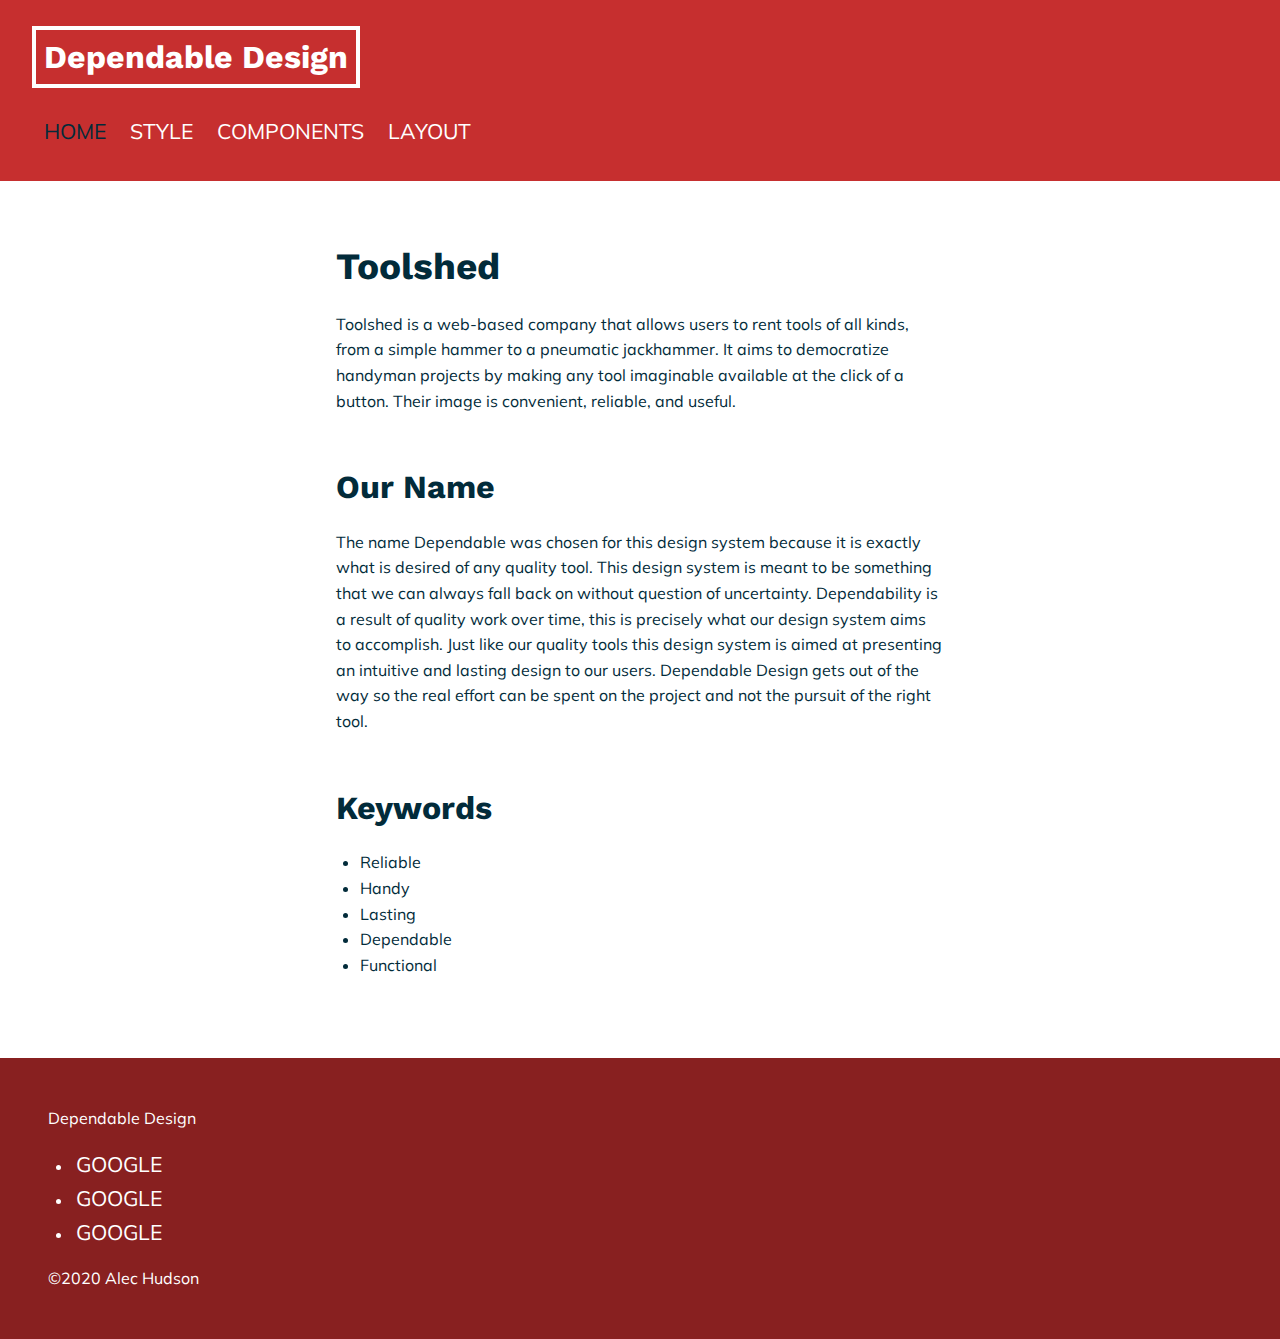
<file: index.html>
<!DOCTYPE html>
<html lang="en">
<head>
    <meta charset="UTF-8">
    <meta name="viewport" content="width=device-width, initial-scale=1.0">
    <meta http-equiv="X-UA-Compatible" content="ie=edge">

    <link href="https://fonts.googleapis.com/css?family=Muli|Work+Sans:700&display=swap" rel="stylesheet"> 

    <link href="style.css" rel="stylesheet">

    <title>Home | Dependable Design</title>
</head>
<body>
    
    <header>
        <a href="index.html" class="logo">Dependable Design</a>
        <nav>
            <ul>
                <li><a href="index.html" class="page-current">Home</a></li>
                <li><a href="style.html">Style</a></li>
                <li><a href="components.html">Components</a></li>
                <li><a href="layouts.html">Layout</a></li>
            </ul>
        </nav>
    </header>

    <main>
        <h1>Toolshed</h1>
        <p>Toolshed is a web-based company that allows users to rent tools of all kinds, from a simple hammer to a pneumatic jackhammer. It aims to democratize handyman projects by making any tool imaginable available at the click of a button. Their image is convenient, reliable, and useful.</p>

        <h2>Our Name</h2>
        <p>The name Dependable was chosen for this design system because it is exactly what is desired of any quality tool. This design system is meant to be something that we can always fall back on without question of uncertainty. Dependability is a result of quality work over time, this is precisely what our design system aims to accomplish. Just like our quality tools this design system is aimed at presenting an intuitive and lasting design to our users. Dependable Design gets out of the way so the real effort can be spent on the project and not the pursuit of the right tool.</p>

        <h2>Keywords</h2>
        <ul>
            <li>Reliable</li>
            <li>Handy</li>
            <li>Lasting</li>
            <li>Dependable</li>
            <li>Functional</li>
        </ul>

    </main>

    <footer>
        <p>Dependable Design</p>
        <nav>
            <ul>
                <li><a href="https://www.google.com">Google</a></li>
                <li><a href="https://www.google.com">Google</a></li>
                <li><a href="https://www.google.com">Google</a></li>
            </ul>
        </nav>
        <p>©2020 Alec Hudson</p>
    </footer>

</body>
</html>
</file>
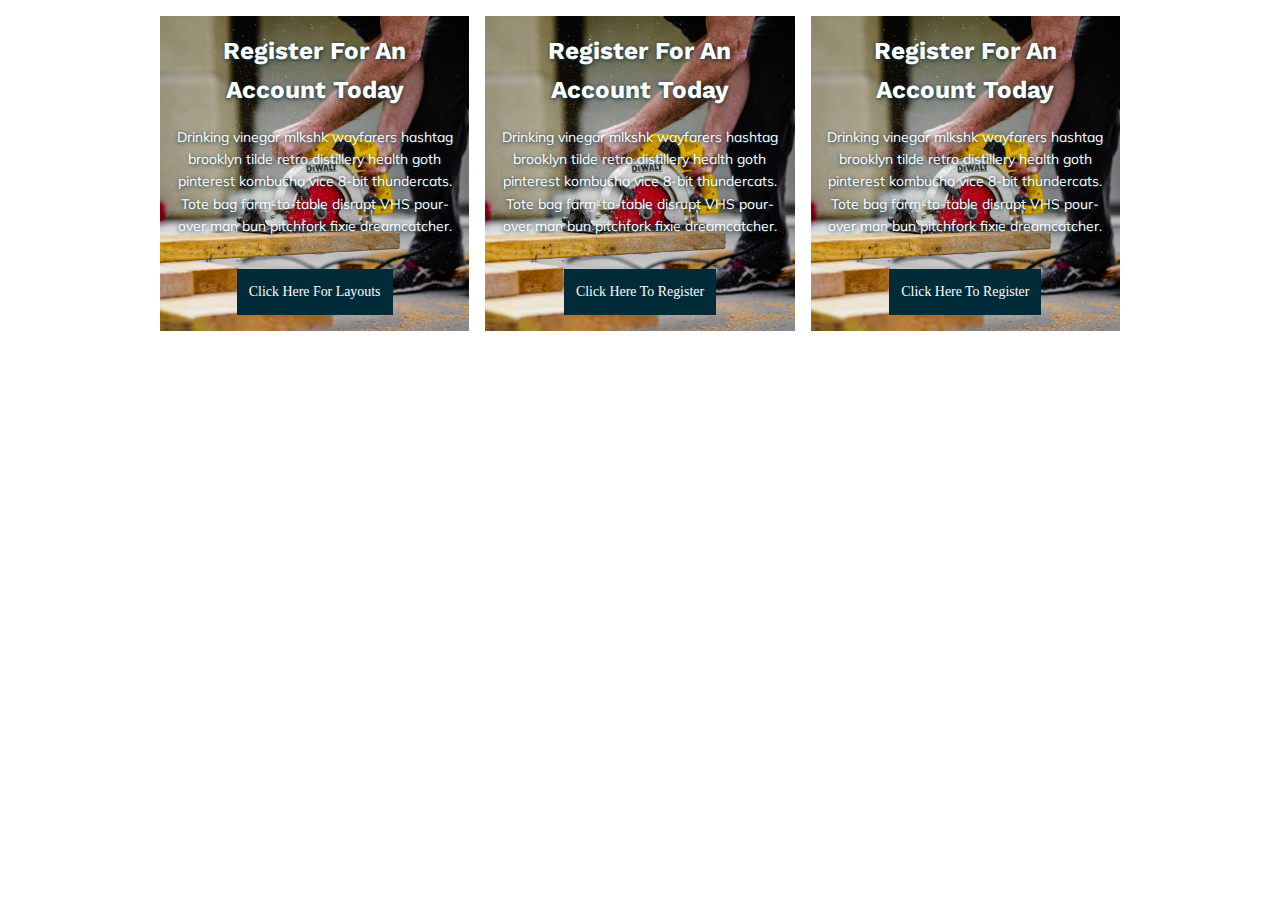
<file: card-callouts.html>
<!DOCTYPE html>
<html lang="en">
<head>
    <meta charset="UTF-8">
    <meta name="viewport" content="width=device-width, initial-scale=1.0">
    <meta http-equiv="X-UA-Compatible" content="ie=edge">

    <link href="https://fonts.googleapis.com/css?family=Muli|Work+Sans:700&display=swap" rel="stylesheet"> 

    <link href="style.css" rel="stylesheet">

    <title>Card Callouts | Dependable Design</title>
</head>
<body>
    
        <div class="callouts">
            <div class="info-card-action">
                <a href="">
                    <h4>Register For An Account Today</h4>
                    <p>Drinking vinegar mlkshk wayfarers hashtag brooklyn tilde retro distillery health goth pinterest kombucha vice 8-bit thundercats. Tote bag farm-to-table disrupt VHS pour-over man bun pitchfork fixie dreamcatcher.</p>
                    <a href="layouts.html" class="link-button-normal-inverted">Click Here For Layouts</a>
                </a>
            </div>

            <div class="info-card-action">
                <a href="">
                    <h4>Register For An Account Today</h4>
                    <p>Drinking vinegar mlkshk wayfarers hashtag brooklyn tilde retro distillery health goth pinterest kombucha vice 8-bit thundercats. Tote bag farm-to-table disrupt VHS pour-over man bun pitchfork fixie dreamcatcher.</p>
                    <a href="" class="link-button-normal-inverted">Click Here To Register</a>
                </a>
            </div>

            <div class="info-card-action">
                <a href="">
                    <h4>Register For An Account Today</h4>
                    <p>Drinking vinegar mlkshk wayfarers hashtag brooklyn tilde retro distillery health goth pinterest kombucha vice 8-bit thundercats. Tote bag farm-to-table disrupt VHS pour-over man bun pitchfork fixie dreamcatcher.</p>
                    <a href="" class="link-button-normal-inverted">Click Here To Register</a>
                </a>
            </div>
        </div>

    </main>
</file>
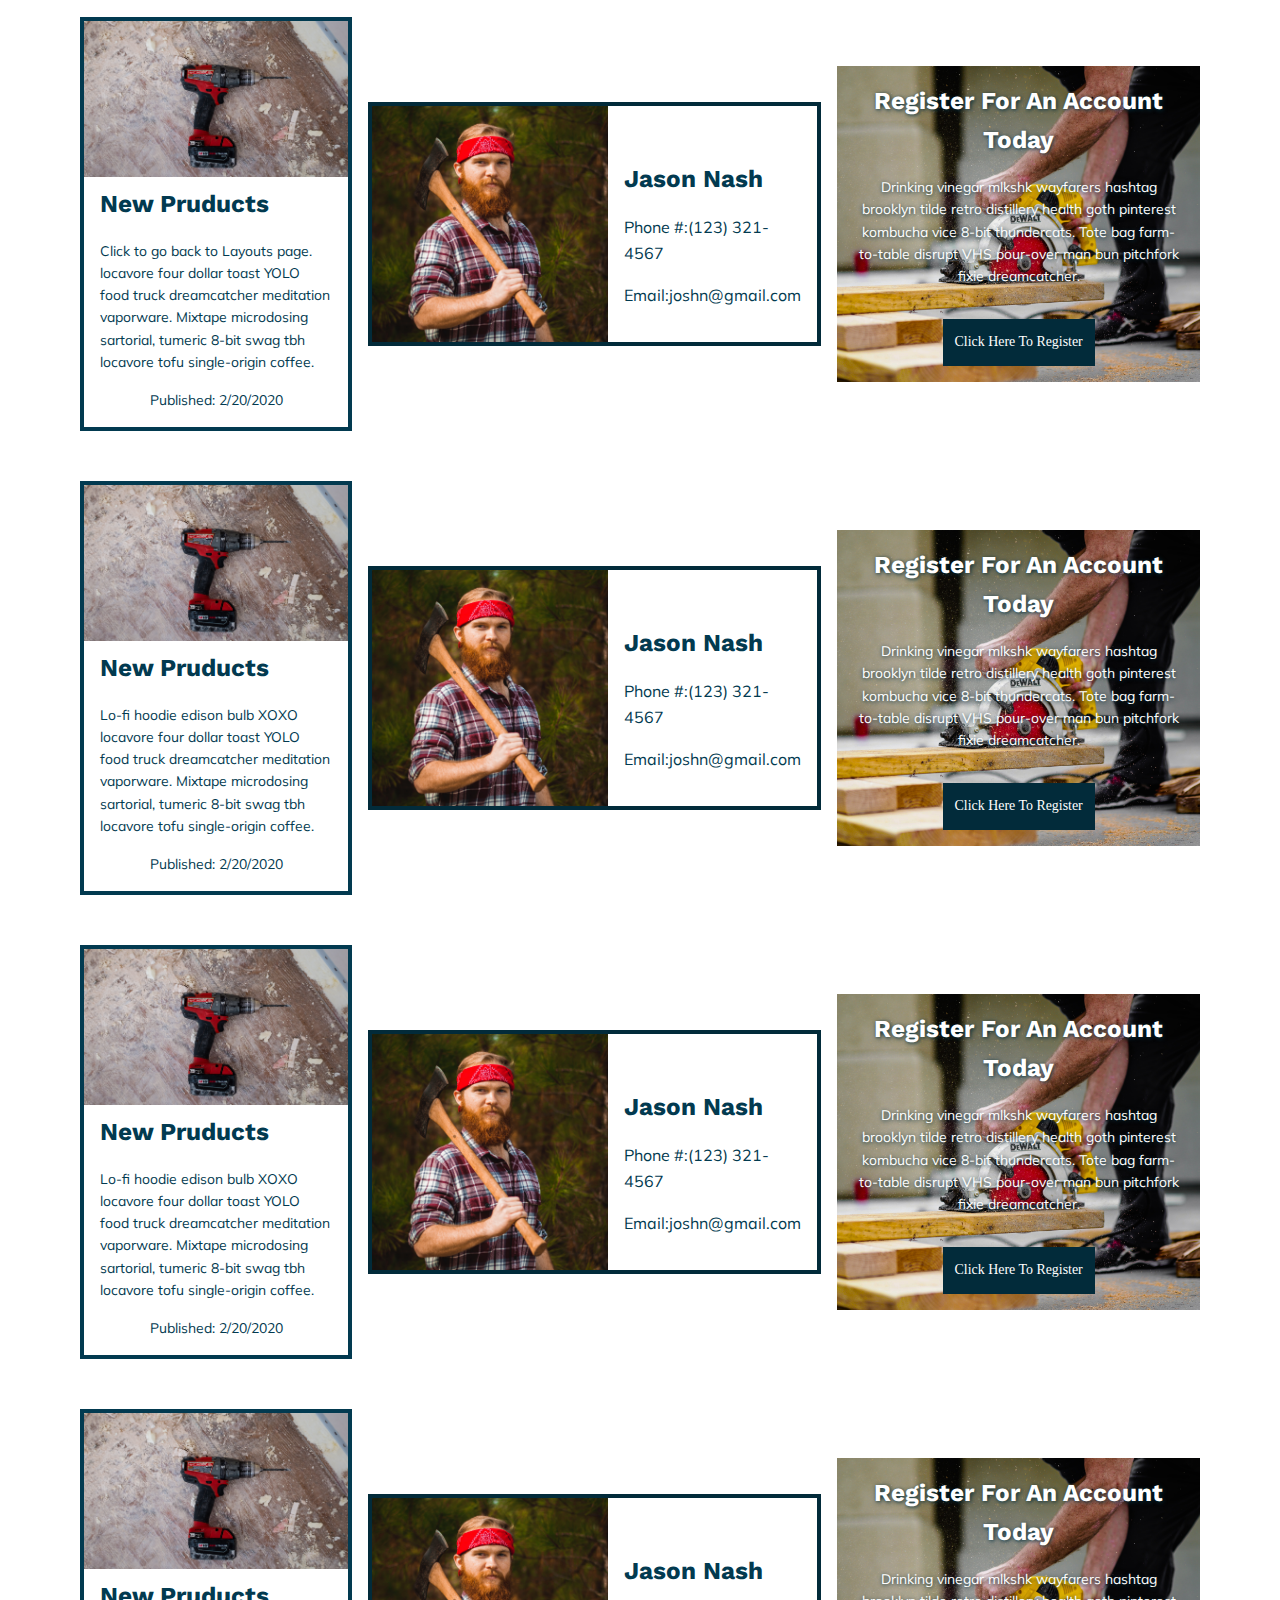
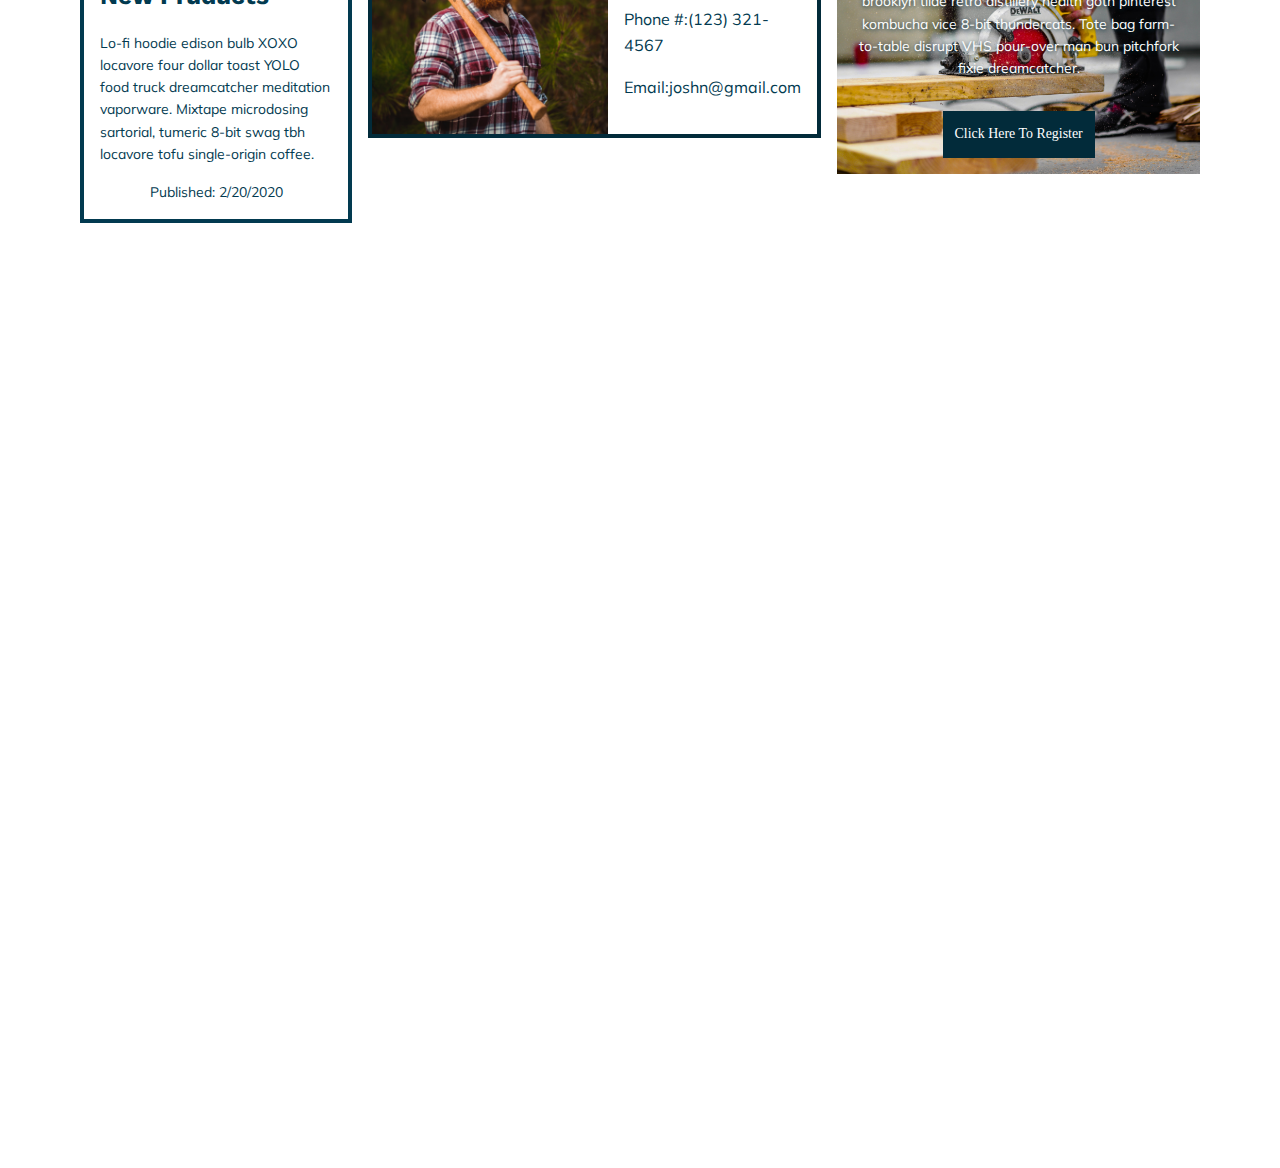
<file: card-grid.html>
<!DOCTYPE html>
<html lang="en">
<head>
    <meta charset="UTF-8">
    <meta name="viewport" content="width=device-width, initial-scale=1.0">
    <meta http-equiv="X-UA-Compatible" content="ie=edge">

    <link href="https://fonts.googleapis.com/css?family=Muli|Work+Sans:700&display=swap" rel="stylesheet"> 

    <link href="style.css" rel="stylesheet">

    <title>Card Grid | Dependable Design</title>
</head>

    <div class="card-grid-demo">
        <div class="info-card-article">
            <a href="layouts.html">
                <img src="images/drill.jpg" alt="picture of drill">
                <h4>New Pruducts</h4>
                <p>Click to go back to Layouts page. locavore four dollar toast YOLO food truck dreamcatcher meditation vaporware. Mixtape microdosing sartorial, tumeric 8-bit swag tbh locavore tofu single-origin coffee.</p>
                <p class="publish-date">Published: 2/20/2020</p>
            </a>
        </div>

        <div class="info-card-profile">
            <a href="">
                <div>
                    <img src="images/lumberjack.png" alt="profile picture">
                </div>
                <div class="contact-info">
                    <h4>Jason Nash</h4>
                    <p>Phone #:(123) 321-4567</p>
                    <p>Email:joshn@gmail.com</p>
                </div>
            </a>
        </div>

        <div class="info-card-action">
            <a href="">
                <h4>Register For An Account Today</h4>
                <p>Drinking vinegar mlkshk wayfarers hashtag brooklyn tilde retro distillery health goth pinterest kombucha vice 8-bit thundercats. Tote bag farm-to-table disrupt VHS pour-over man bun pitchfork fixie dreamcatcher.</p>
                <a href="" class="link-button-normal-inverted">Click Here To Register</a>
            </a>
        </div>

        <div class="info-card-article">
            <a href="">
                <img src="images/drill.jpg" alt="picture of drill">
                <h4>New Pruducts</h4>
                <p>Lo-fi hoodie edison bulb XOXO locavore four dollar toast YOLO food truck dreamcatcher meditation vaporware. Mixtape microdosing sartorial, tumeric 8-bit swag tbh locavore tofu single-origin coffee.</p>
                <p class="publish-date">Published: 2/20/2020</p>
            </a>
        </div>

        <div class="info-card-profile">
            <a href="">
                <div>
                    <img src="images/lumberjack.png" alt="profile picture">
                </div>
                <div class="contact-info">
                    <h4>Jason Nash</h4>
                    <p>Phone #:(123) 321-4567</p>
                    <p>Email:joshn@gmail.com</p>
                </div>
            </a>
        </div>

        <div class="info-card-action">
            <a href="">
                <h4>Register For An Account Today</h4>
                <p>Drinking vinegar mlkshk wayfarers hashtag brooklyn tilde retro distillery health goth pinterest kombucha vice 8-bit thundercats. Tote bag farm-to-table disrupt VHS pour-over man bun pitchfork fixie dreamcatcher.</p>
                <a href="" class="link-button-normal-inverted">Click Here To Register</a>
            </a>
        </div>

        <div class="info-card-article">
            <a href="">
                <img src="images/drill.jpg" alt="picture of drill">
                <h4>New Pruducts</h4>
                <p>Lo-fi hoodie edison bulb XOXO locavore four dollar toast YOLO food truck dreamcatcher meditation vaporware. Mixtape microdosing sartorial, tumeric 8-bit swag tbh locavore tofu single-origin coffee.</p>
                <p class="publish-date">Published: 2/20/2020</p>
            </a>
        </div>

        <div class="info-card-profile">
            <a href="">
                <div>
                    <img src="images/lumberjack.png" alt="profile picture">
                </div>
                <div class="contact-info">
                    <h4>Jason Nash</h4>
                    <p>Phone #:(123) 321-4567</p>
                    <p>Email:joshn@gmail.com</p>
                </div>
            </a>
        </div>

        <div class="info-card-action">
            <a href="">
                <h4>Register For An Account Today</h4>
                <p>Drinking vinegar mlkshk wayfarers hashtag brooklyn tilde retro distillery health goth pinterest kombucha vice 8-bit thundercats. Tote bag farm-to-table disrupt VHS pour-over man bun pitchfork fixie dreamcatcher.</p>
                <a href="" class="link-button-normal-inverted">Click Here To Register</a>
            </a>
        </div>

        <div class="info-card-article">
            <a href="">
                <img src="images/drill.jpg" alt="picture of drill">
                <h4>New Pruducts</h4>
                <p>Lo-fi hoodie edison bulb XOXO locavore four dollar toast YOLO food truck dreamcatcher meditation vaporware. Mixtape microdosing sartorial, tumeric 8-bit swag tbh locavore tofu single-origin coffee.</p>
                <p class="publish-date">Published: 2/20/2020</p>
            </a>
        </div>

        <div class="info-card-profile">
            <a href="">
                <div>
                    <img src="images/lumberjack.png" alt="profile picture">
                </div>
                <div class="contact-info">
                    <h4>Jason Nash</h4>
                    <p>Phone #:(123) 321-4567</p>
                    <p>Email:joshn@gmail.com</p>
                </div>
            </a>
        </div>

        <div class="info-card-action">
            <a href="">
                <h4>Register For An Account Today</h4>
                <p>Drinking vinegar mlkshk wayfarers hashtag brooklyn tilde retro distillery health goth pinterest kombucha vice 8-bit thundercats. Tote bag farm-to-table disrupt VHS pour-over man bun pitchfork fixie dreamcatcher.</p>
                <a href="" class="link-button-normal-inverted">Click Here To Register</a>
            </a>
        </div>
    </div>
</section>

</body>
</html>
</file>
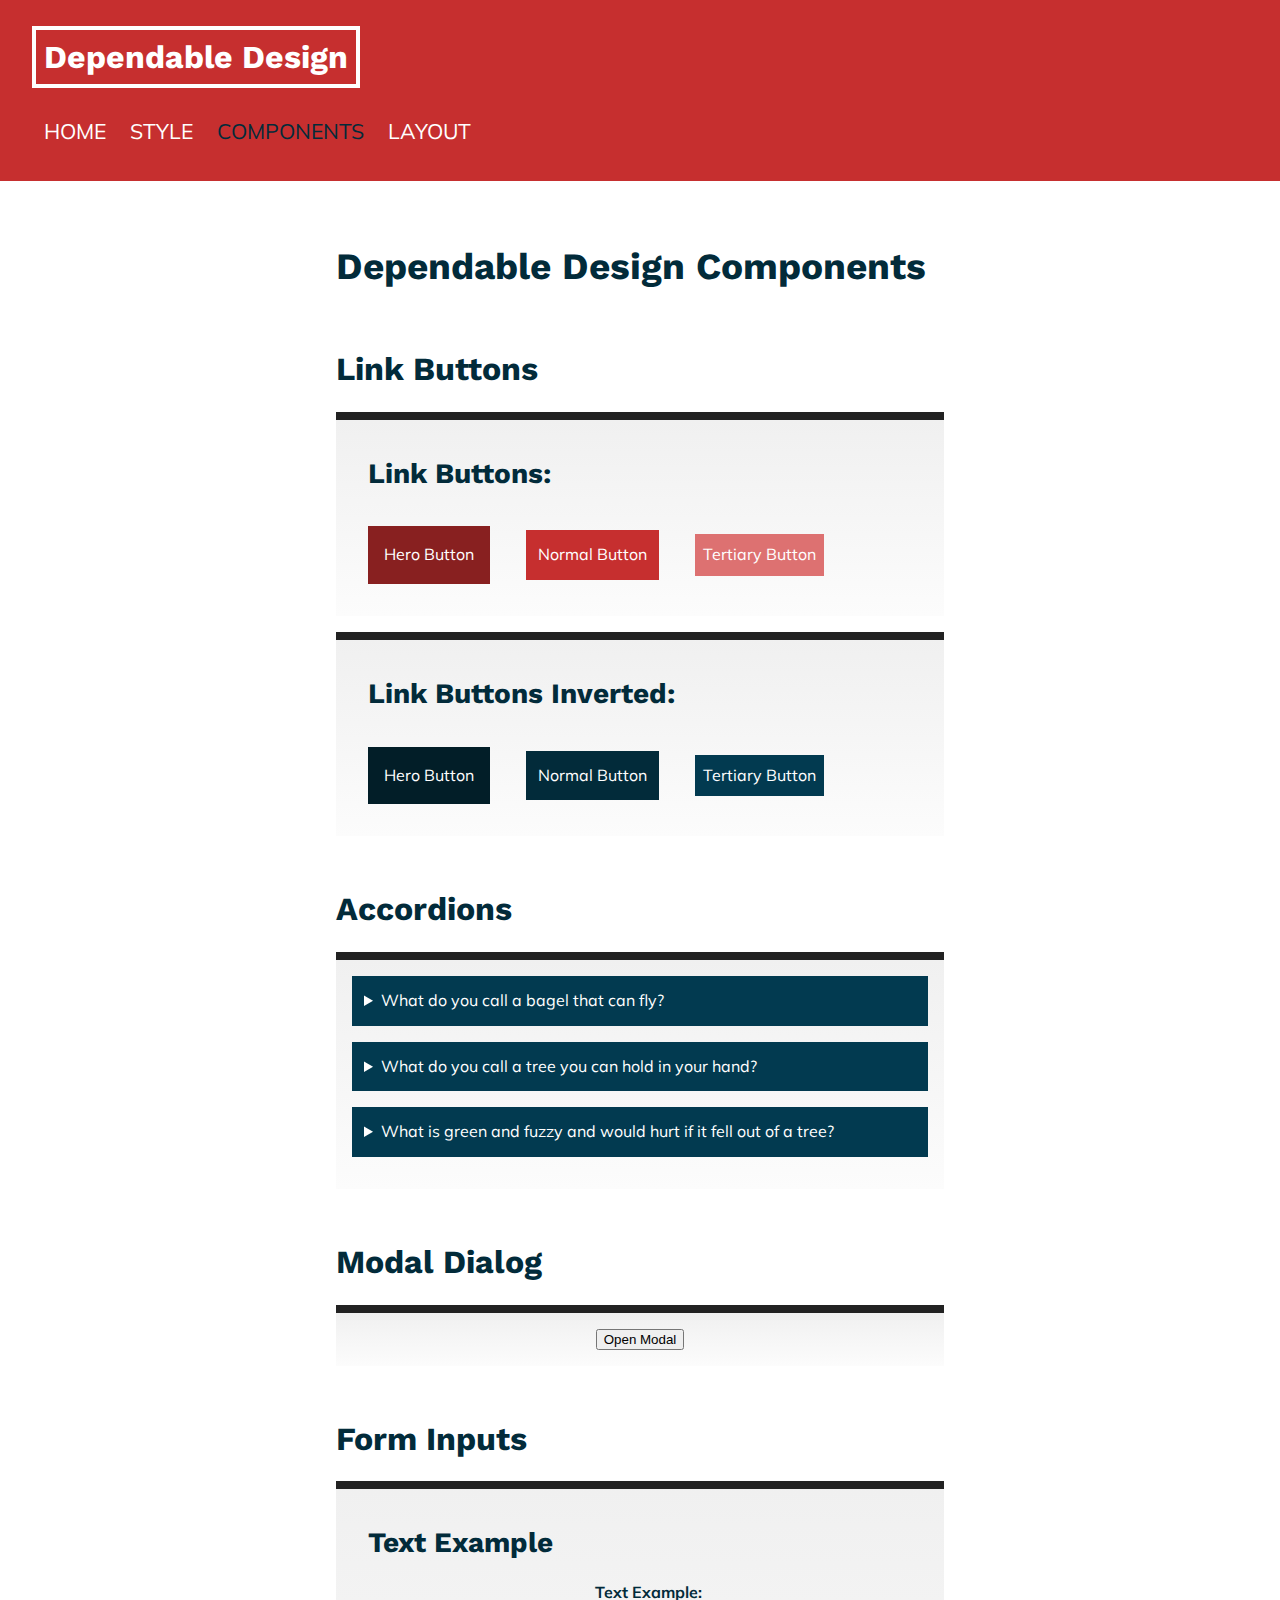
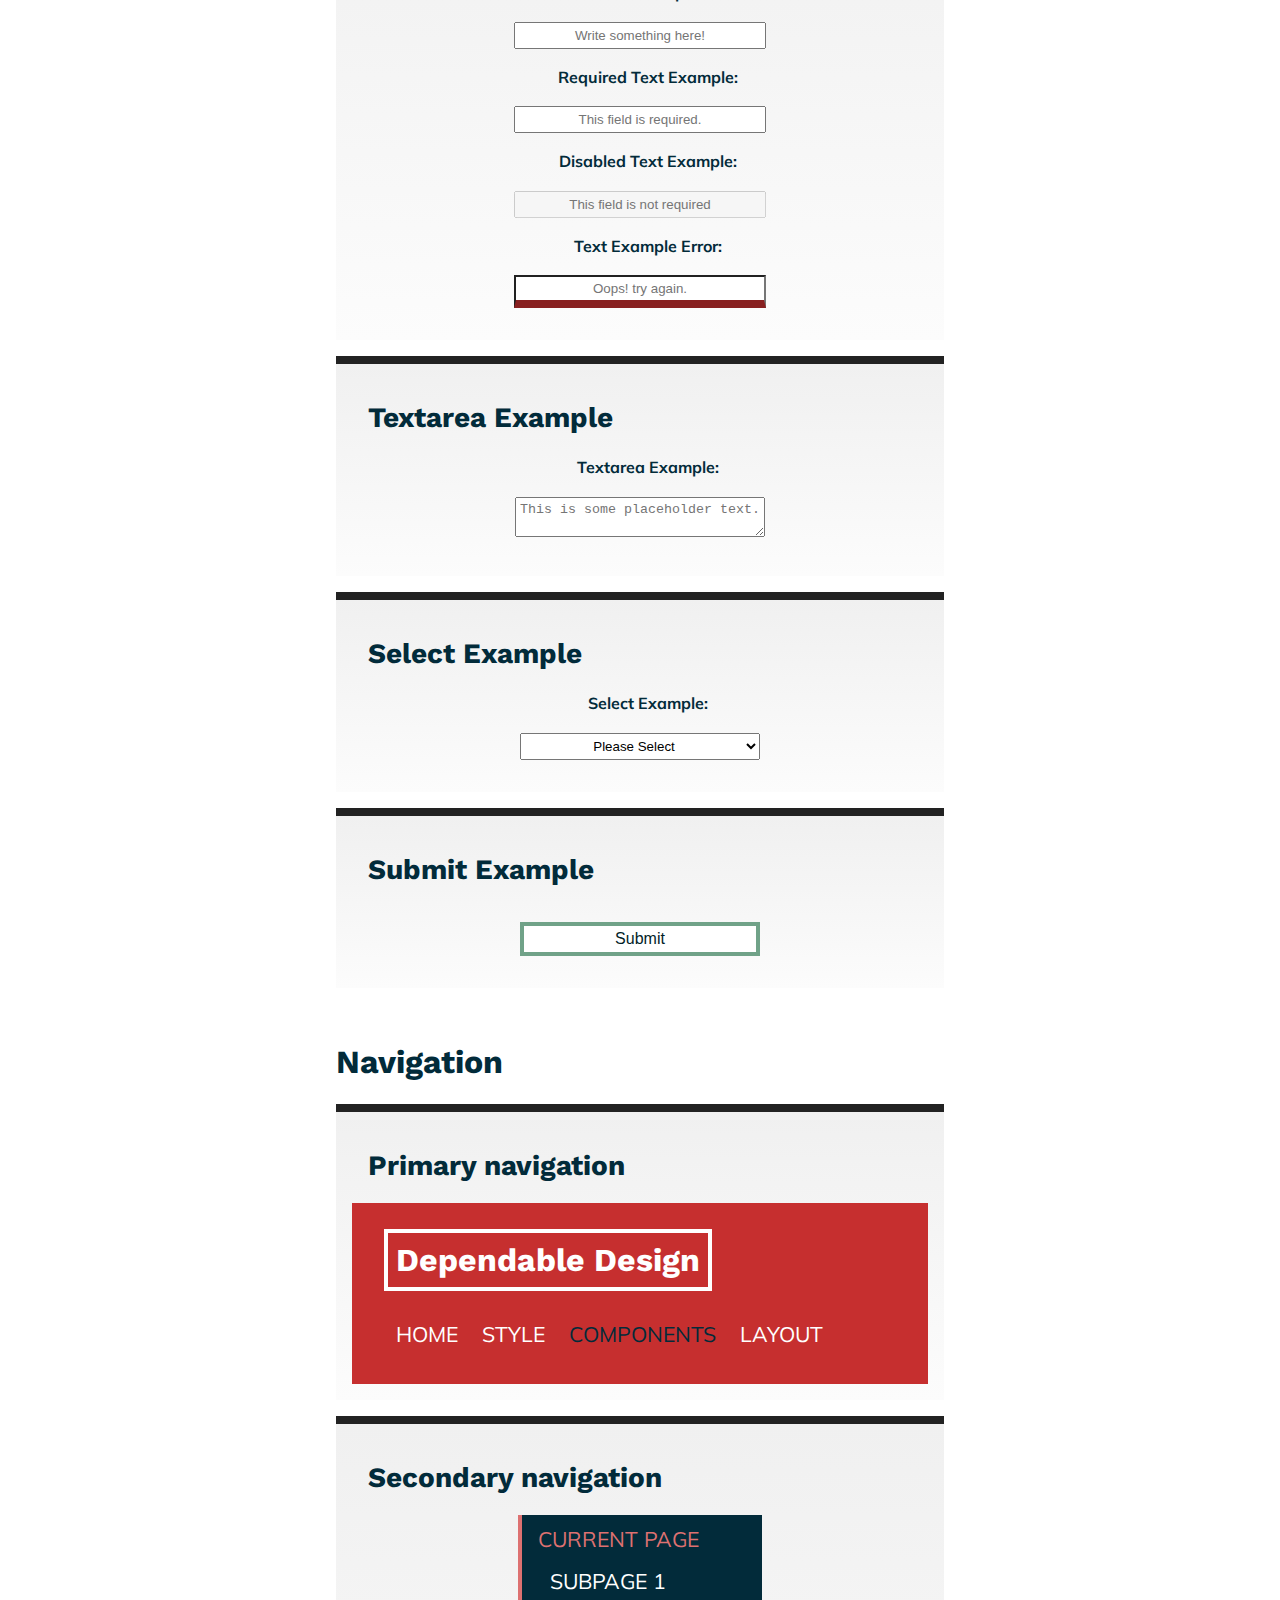
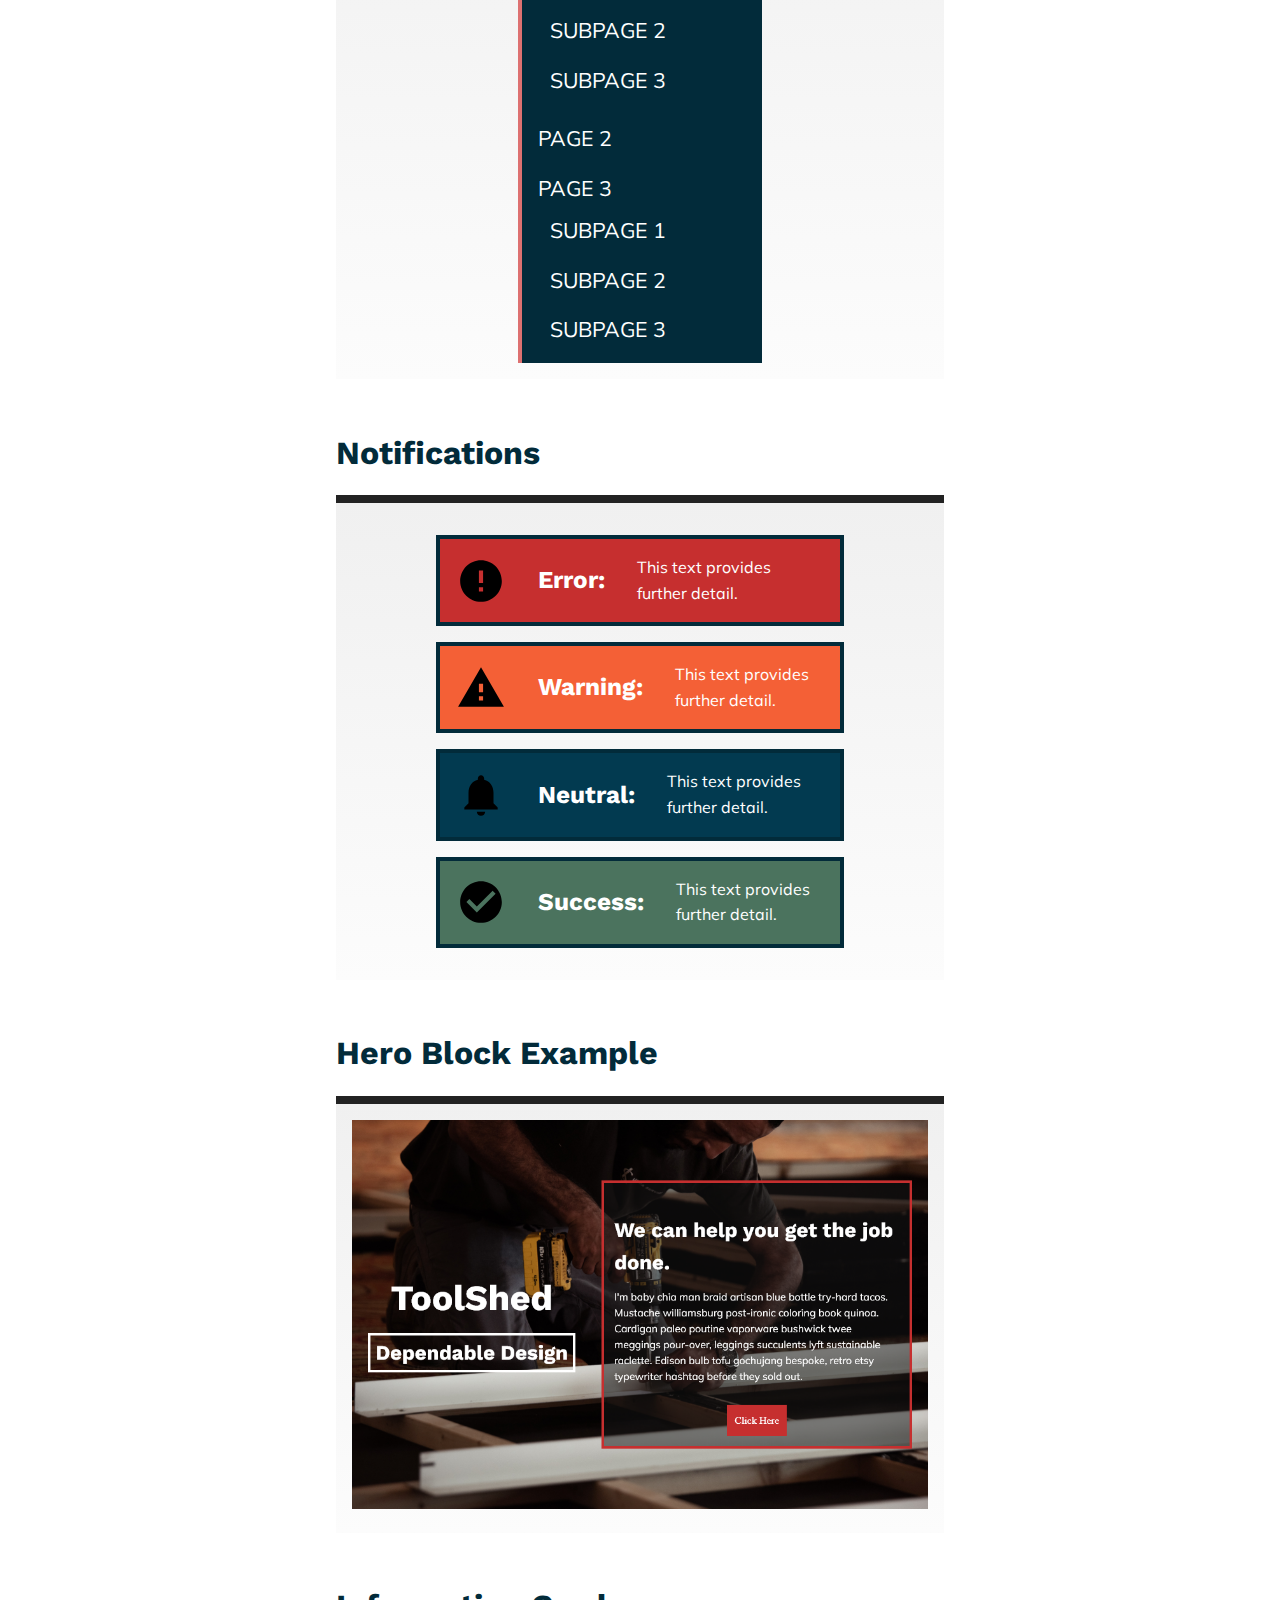
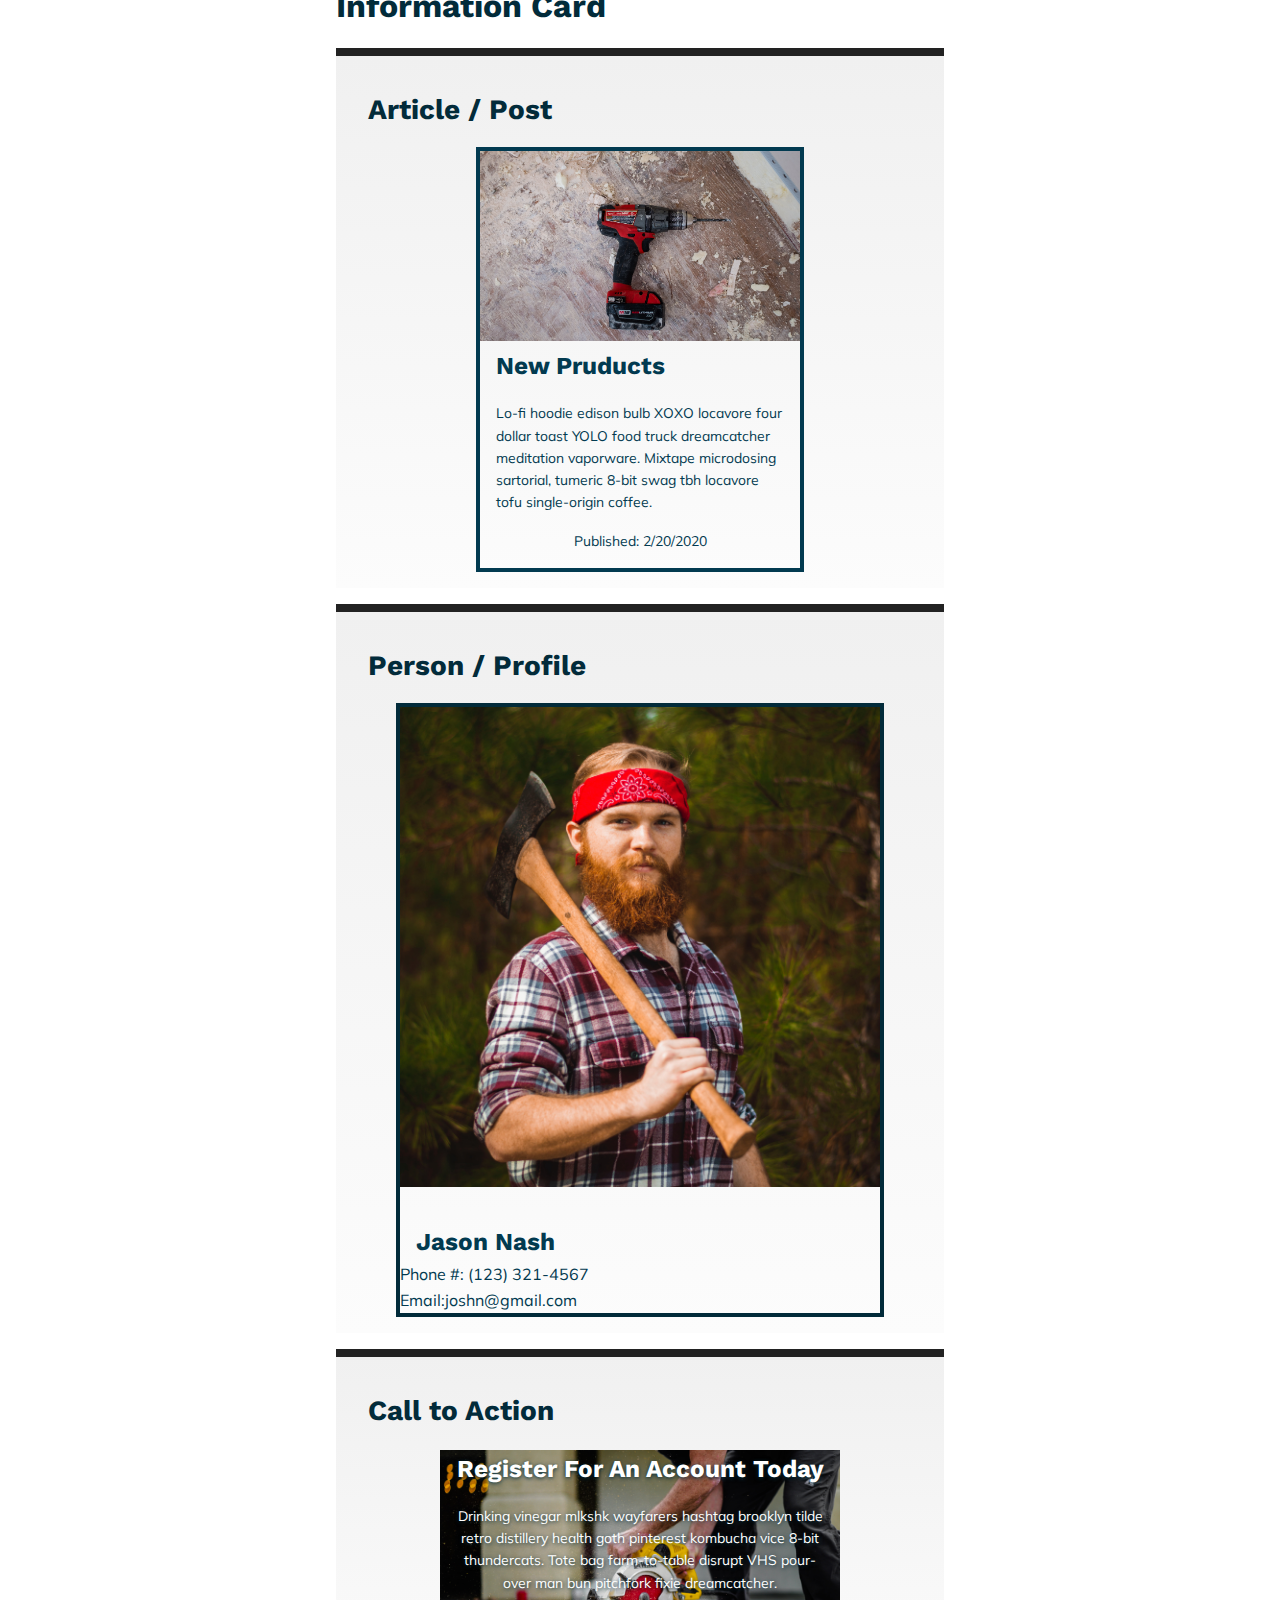
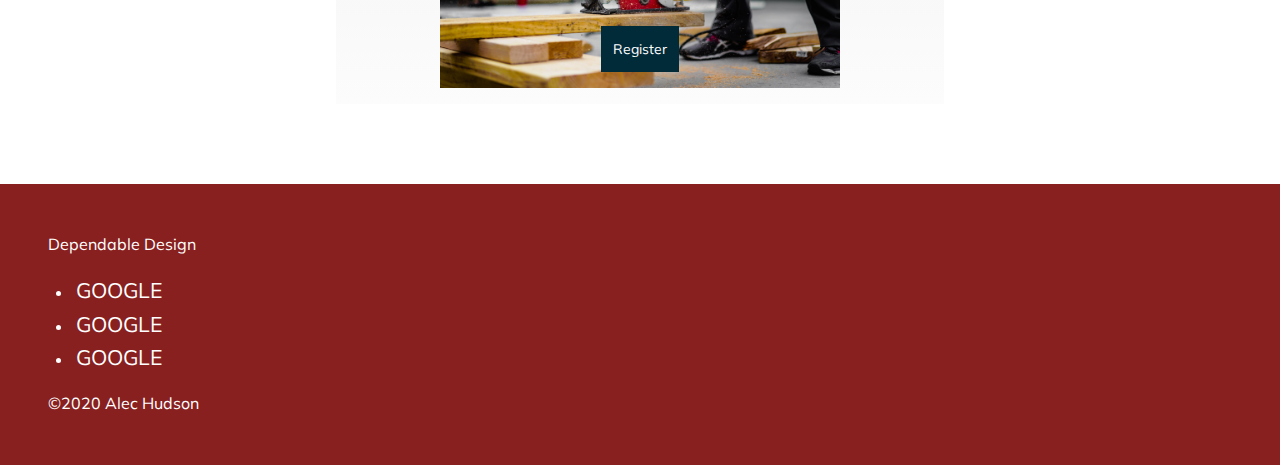
<file: components.html>
<!DOCTYPE html>
<html lang="en">
<head>
    <meta charset="UTF-8">
    <meta name="viewport" content="width=device-width, initial-scale=1.0">
    <meta http-equiv="X-UA-Compatible" content="ie=edge">

    <link href="https://fonts.googleapis.com/css?family=Muli|Work+Sans:700&display=swap" rel="stylesheet"> 

    <link href="style.css" rel="stylesheet">

    <title>Components | Dependable Design</title>
</head>
<body>
    
    <header>
        <a href="index.html" class="logo">Dependable Design</a>
        <nav>
            <ul>
                <li><a href="index.html">Home</a></li>
                <li><a href="style.html">Style</a></li>
                <li><a href="components.html" class="page-current">Components</a></li>
                <li><a href="layouts.html">Layout</a></li>
            </ul>
        </nav>
    </header>

    <main>
        <h1>Dependable Design Components</h1>
        
        <section>
            <h2>Link Buttons</h2>
            <figure>
                <h3>Link Buttons:</h3>
                <a href="" class="link-button-hero">Hero Button</a>
                <a href="" class="link-button-normal">Normal Button</a>
                <a href="" class="link-button-tertiary">Tertiary Button</a>
            </figure>

            <figure>
                <h3>Link Buttons Inverted:</h3>
                <a href="" class="link-button-hero-inverted">Hero Button</a>
                <a href="" class="link-button-normal-inverted">Normal Button</a>
                <a href="" class="link-button-tertiary-inverted">Tertiary Button</a>
            </figure>
        </section>

        <section>
            <h2>Accordions</h2>
            <figure>
                <details>
                    <summary><span>What do you call a bagel that can fly?</span></summary>
                    
                    <div>
                    
                        <p><em>Answer:</em></p>
                        <p>A plane bagel!</p>
                
                    </div>
                    
                </details>

                <details>
                    <summary><span>What do you call a tree you can hold in your hand?</span></summary>
                    
                    <div>
                    
                        <p><em>Answer:</em></p>
                        <p>A palm tree!</p>
                
                    </div>
                    
                </details>

                <details>
                    <summary><span>What is green and fuzzy and would hurt if it fell out of a tree?</span></summary>
                    
                    <div>
                    
                        <p><em>Answer:</em></p>
                        <p>A pool table!</p>
                
                    </div>
                    
                </details>
            </figure>
        </section>

        <section>
            <h2>Modal Dialog</h2>
            <figure>
                <button id="open-modal" type="button">Open Modal</button>

                <dialog id="modal-demo">
                    <h3>Modal Title</h3>
                    <p>This is a demo of a modal.</p>
                    <p>Click around modal to dismiss</p>
                </dialog>

            </figure>
        </section>

        <section>
            <h2>Form Inputs</h2>
            <form action="">
                
                <figure>
                    <h3>Text Example</h3>
                    <div>
                        <label for="text-example">Text Example:</label>
                        <input type="text" id="text-example" name="example1" placeholder="Write something here!">

                        <label for="text-example2">Required Text Example:</label>
                        <input type="text" id="text-example2" name="example1" required placeholder="This field is required.">

                        <label for="text-example3">Disabled Text Example:</label>
                        <input type="text" id="text-example3" name="example1" disabled placeholder="This field is not required">

                        <label for="text-example4">Text Example Error:</label>
                        <input type="text" id="text-example4" name="example1" class="input-error"  placeholder="Oops! try again.">
                    </div>
                </figure>

                <figure>
                    <h3>Textarea Example</h3>
                    <div>
                        <label for="message">Textarea Example:</label>
                        <textarea id="message" name="example2" placeholder="This is some placeholder text."></textarea>
                    </div>
                </figure>

                <figure>
                    <h3>Select Example</h3>
                    <div>
                        <label for="select">Select Example:</label>
                        <select id="select" name="example3">
                            <option disabled hidden selected>Please Select</option>
                            <option>Option 1</option>
                            <option>Option 2</option>
                            <option>Option 3</option>
                            <option>Option 4</option>
                            <option>Option 5</option>
                        </select>
                    </div>
                </figure>

                <figure>
                    <h3>Submit Example</h3>
                    <div>
                        <input type="submit" class="button-submit">
                    </div>

                </figure>
                
            </form>
        </section>

        <section>
            <h2>Navigation</h2>
            <figure>
                <h3>Primary navigation</h3>
                <header>
                    <a href="index.html" class="logo">Dependable Design</a>
                    <nav>
                        <ul>
                            <li><a href="index.html">Home</a></li>
                            <li><a href="style.html">Style</a></li>
                            <li><a href="components.html" class="page-current">Components</a></li>
                            <li><a href="layouts.html">Layout</a></li>
                        </ul>
                    </nav>
                </header>
            </figure>

            <figure>
                <h3>Secondary navigation</h3>
                <nav class="nav-secondary">
                    <ul>
                        <li><a href="" class="page-current-secondary">Current Page</a>
                            <ul>
                                <li><a href="">Subpage 1</a></li>
                                <li><a href="">Subpage 2</a></li>
                                <li><a href="">Subpage 3</a></li>
                            </ul>
                        </li>
                        <li><a href="">Page 2</a></li>
                        <li><a href="">Page 3</a>
                            <ul>
                                <li><a href="">Subpage 1</a></li>
                                <li><a href="">Subpage 2</a></li>
                                <li><a href="">Subpage 3</a></li>
                            </ul>
                        </li>
                    </ul>
                </nav>
            </figure>
        </section>

        <section>
            <h2>Notifications</h2>
            <figure>
                <div class="error">
                    <img src="images/error-24px.svg"
                    width="50" height="50" alt="error">
                    <h4>Error:</h4>
                    <p>This text provides further detail.</p>
                </div>

                <div class="warning">
                    <img src="images/report_problem-24px.svg"
                    width="50px" height="50px" alt="warning">
                    <h4>Warning:</h4>
                    <p>This text provides further detail.</p>
                </div>

                <div class="neutral">
                    <img src="images/notifications-24px.svg"
                    width="50px" height="50px" alt="neutral">
                    <h4>Neutral:</h4>
                    <p>This text provides further detail.</p>
                </div>

                <div class="success">
                    <img src="images/check_circle-24px.svg"
                    width="50px" height="50px" alt="success">
                    <h4>Success:</h4>
                    <p>This text provides further detail.</p>
                </div>
            </figure>
        </section>

        <section>
            <h2>Hero Block Example</h2>
            <figure>
                <a href="hero-block.html"><img src="images/hero-block-screenshot.png" alt="hero block example"></a>
            </figure>
        </section>

        <section>
            <h2>Information Card</h2>
            
            <figure>
                <h3>Article / Post</h3>
                <div class="info-card-article">
                    <a href="">
                        <img src="images/drill.jpg" alt="picture of drill">
                        <h4>New Pruducts</h4>
                        <p>Lo-fi hoodie edison bulb XOXO locavore four dollar toast YOLO food truck dreamcatcher meditation vaporware. Mixtape microdosing sartorial, tumeric 8-bit swag tbh locavore tofu single-origin coffee.</p>
                        <p class="publish-date">Published: 2/20/2020</p>
                    </a>
                </div>
            </figure>

            <figure>
                <h3>Person / Profile</h3>
                <div class="info-card-profile">
                    <a href="">
                        <div>
                            <img src="images/lumberjack.png" alt="profile picture">
                        </div>
                        <div class="contact-info">
                            <h4>Jason Nash</h4>
                            <a href="">Phone #: (123) 321-4567</a>
                            <a href="">Email:joshn@gmail.com</a>
                        </div>
                    </a>
                </div>
            </figure>

            <figure>
                <h3>Call to Action</h3>
                <div class="info-card-action">
                    <a href="">
                        <h4>Register For An Account Today</h4>
                        <p>Drinking vinegar mlkshk wayfarers hashtag brooklyn tilde retro distillery health goth pinterest kombucha vice 8-bit thundercats. Tote bag farm-to-table disrupt VHS pour-over man bun pitchfork fixie dreamcatcher.</p>
                        <a href="" class="link-button-normal-inverted">Register</a>
                    </a>
                </div>
            </figure>
        </section>


    </main>

    <footer>
        <p>Dependable Design</p>
        <nav>
            <ul>
                <li><a href="https://www.google.com">Google</a></li>
                <li><a href="https://www.google.com">Google</a></li>
                <li><a href="https://www.google.com">Google</a></li>
            </ul>
        </nav>
        <p>©2020 Alec Hudson</p>
    </footer>

    <script>
        document.addEventListener('DOMContentLoaded', function(){
        
        const modal = document.querySelector('dialog');
        const open = document.getElementById('open-modal');
        
        open.addEventListener('click', () => {
        modal.showModal();
        });
        
        modal.addEventListener('click', event => {
        if (event.target === modal) {
        modal.close('cancelled');
        }
        });
        
        });
        </script>

</body>
</html>
</file>
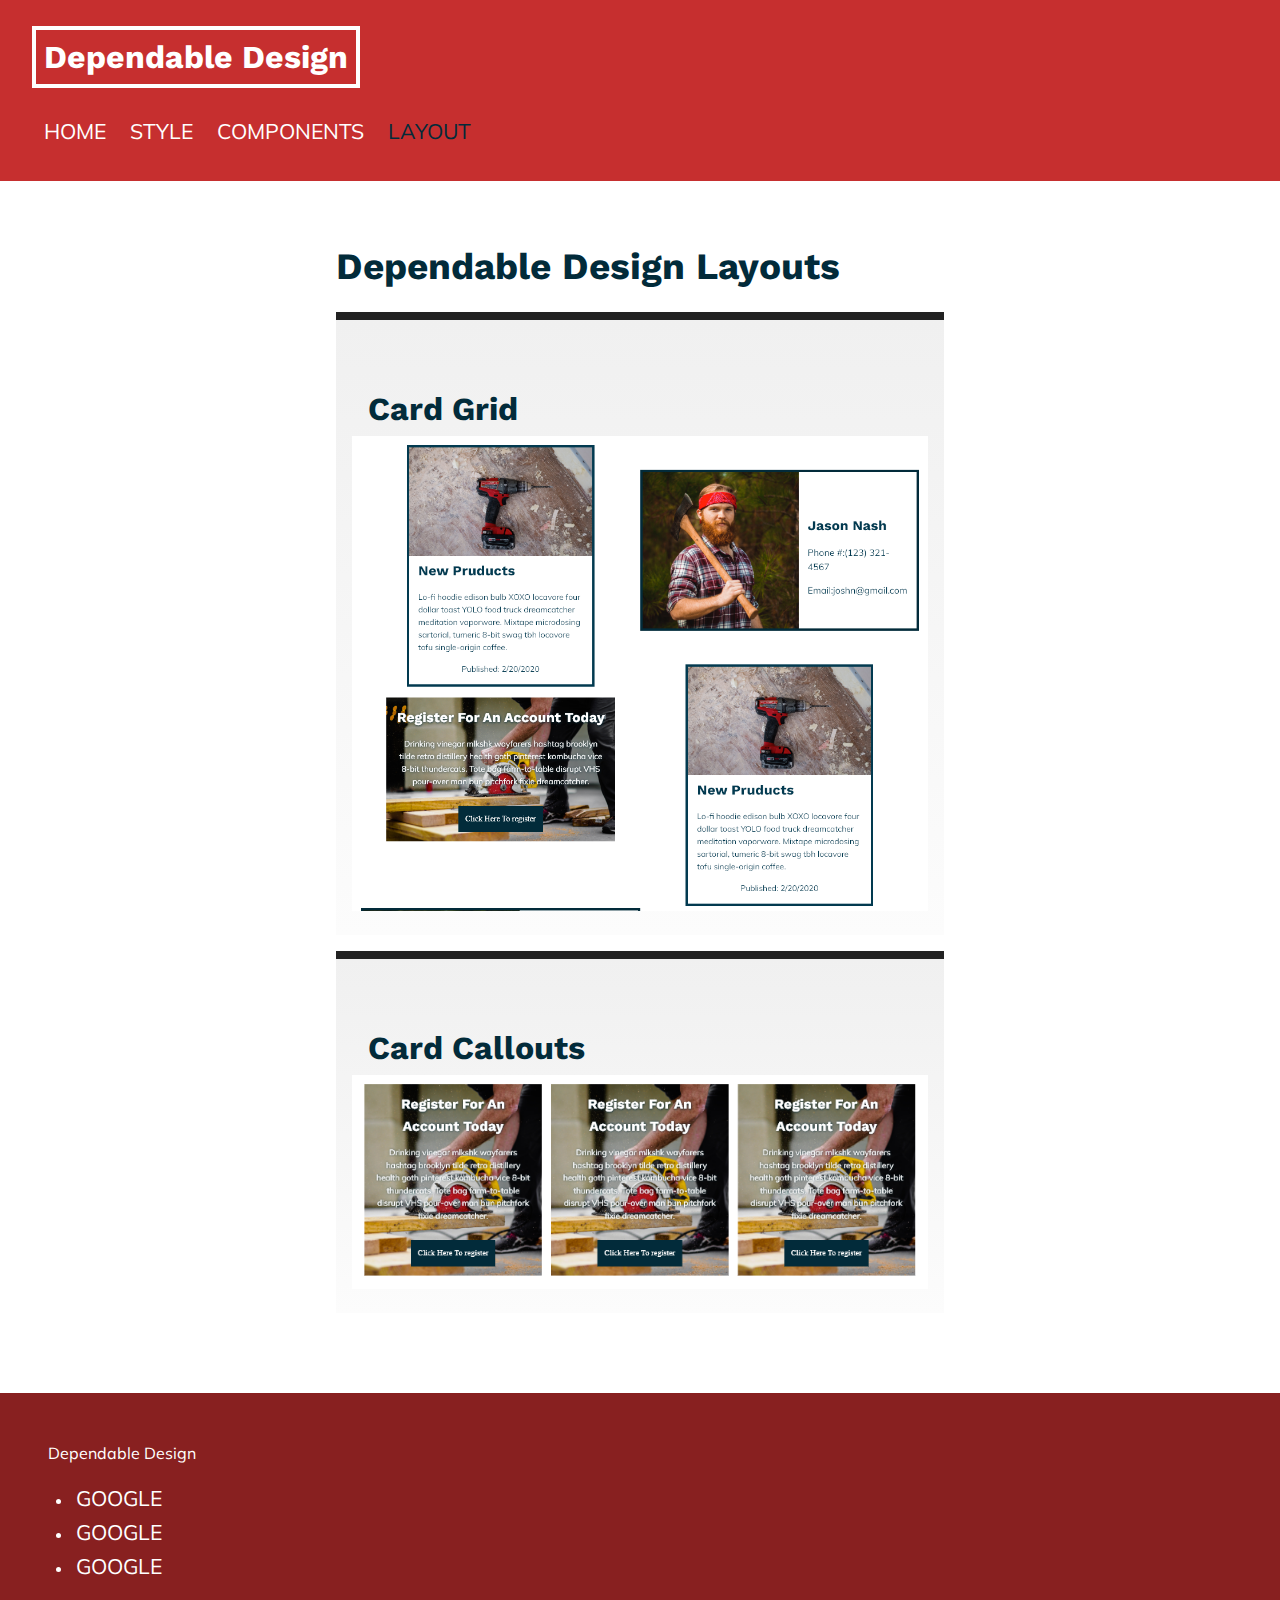
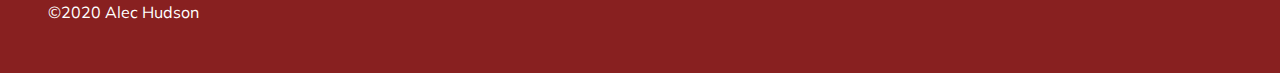
<file: layouts.html>
<!DOCTYPE html>
<html lang="en">
<head>
    <meta charset="UTF-8">
    <meta name="viewport" content="width=device-width, initial-scale=1.0">
    <meta http-equiv="X-UA-Compatible" content="ie=edge">

    <link href="https://fonts.googleapis.com/css?family=Muli|Work+Sans:700&display=swap" rel="stylesheet"> 

    <link href="style.css" rel="stylesheet">

    <title>Layouts | Dependable Design</title>
</head>
<body>
    
    <header>
        <a href="index.html" class="logo">Dependable Design</a>
        <nav>
            <ul>
                <li><a href="index.html">Home</a></li>
                <li><a href="style.html">Style</a></li>
                <li><a href="components.html">Components</a></li>
                <li><a href="layouts.html" class="page-current">Layout</a></li>
            </ul>
        </nav>
    </header>

    <main>
        <h1>Dependable Design Layouts</h1>
        <section>
            <figure>
                <h2>Card Grid</h2>
                <a href="card-grid.html"><img src="images/card-grid.png" alt="card-grid example"></a>
            </figure>
        </section>

        <section>
            <figure>
                <h2>Card Callouts</h2>
                <a href="card-callouts.html"><img src="images/callouts.png" alt="card-grid example"></a>
            </figure>
        </section>
    </main>

    <footer>
        <p>Dependable Design</p>
        <nav>
            <ul>
                <li><a href="https://www.google.com">Google</a></li>
                <li><a href="https://www.google.com">Google</a></li>
                <li><a href="https://www.google.com">Google</a></li>
            </ul>
        </nav>
        <p>©2020 Alec Hudson</p>
    </footer>

</body>
</html>
</file>
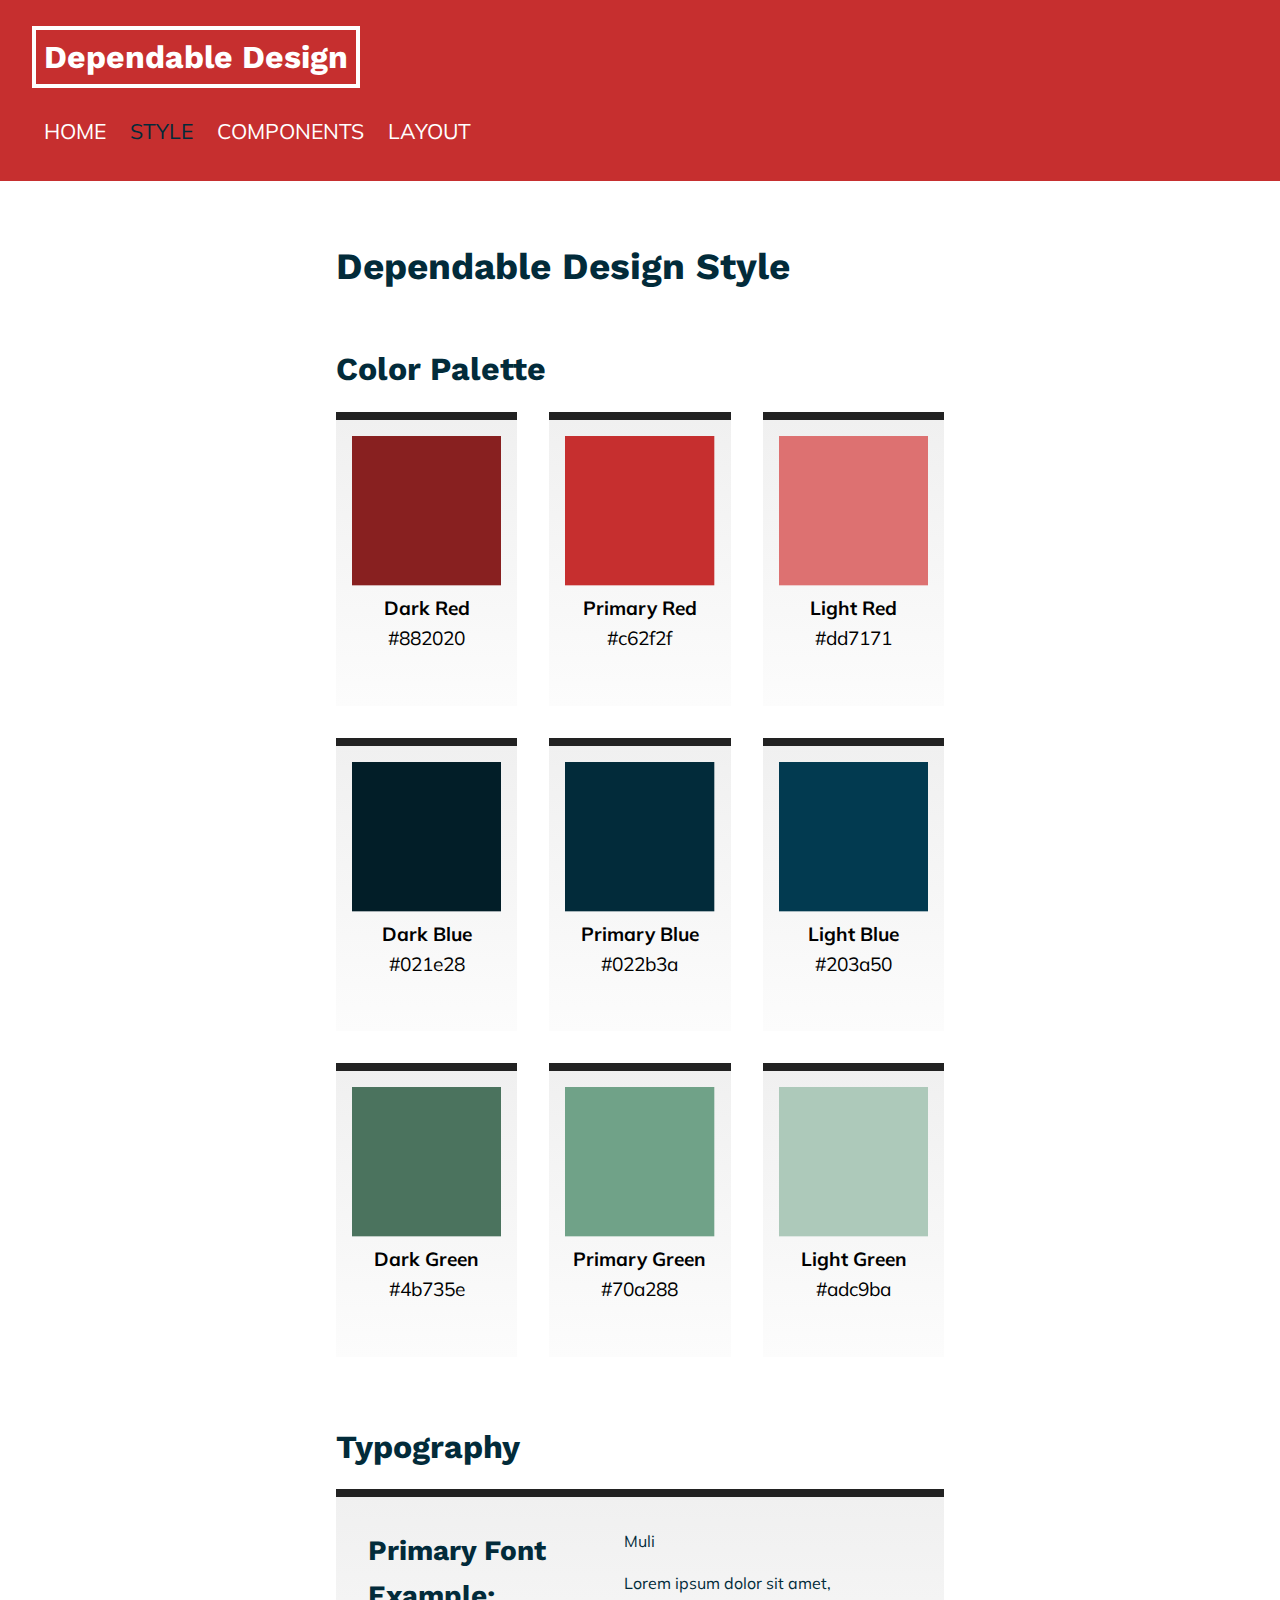
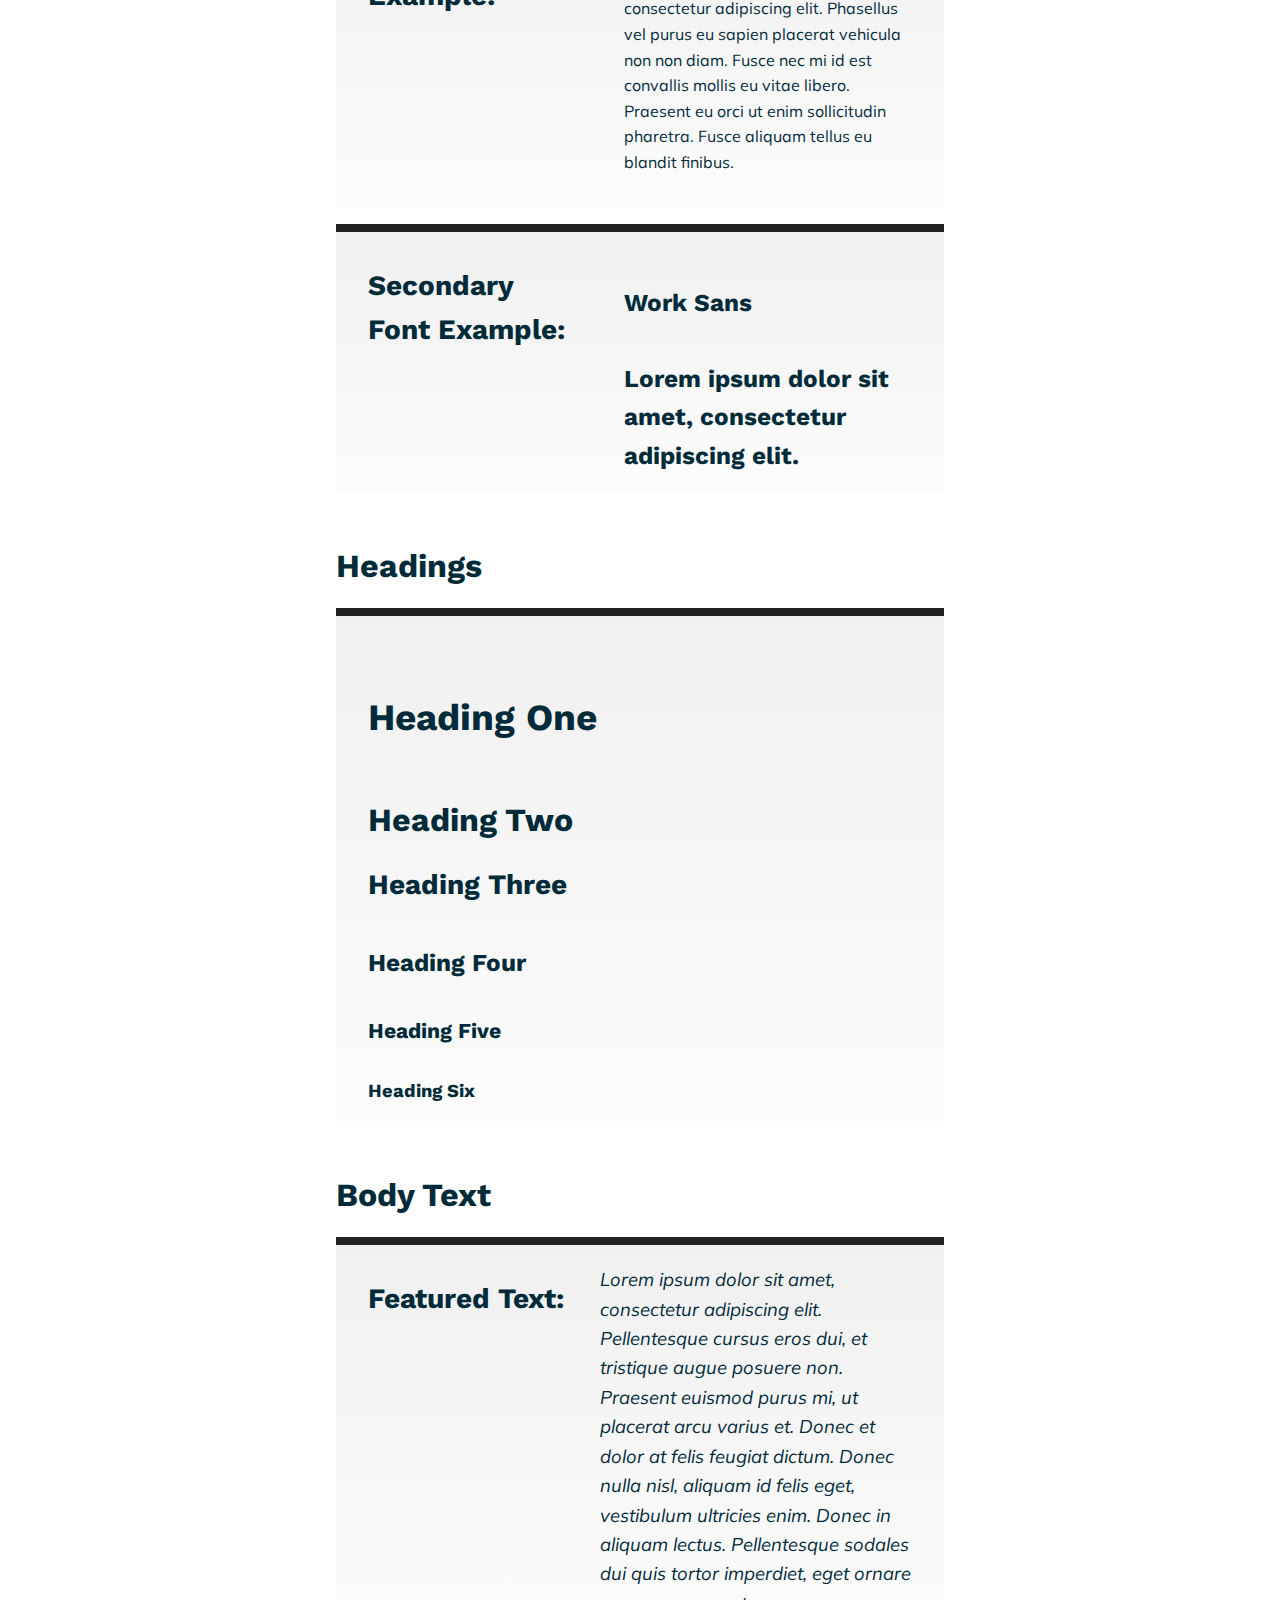
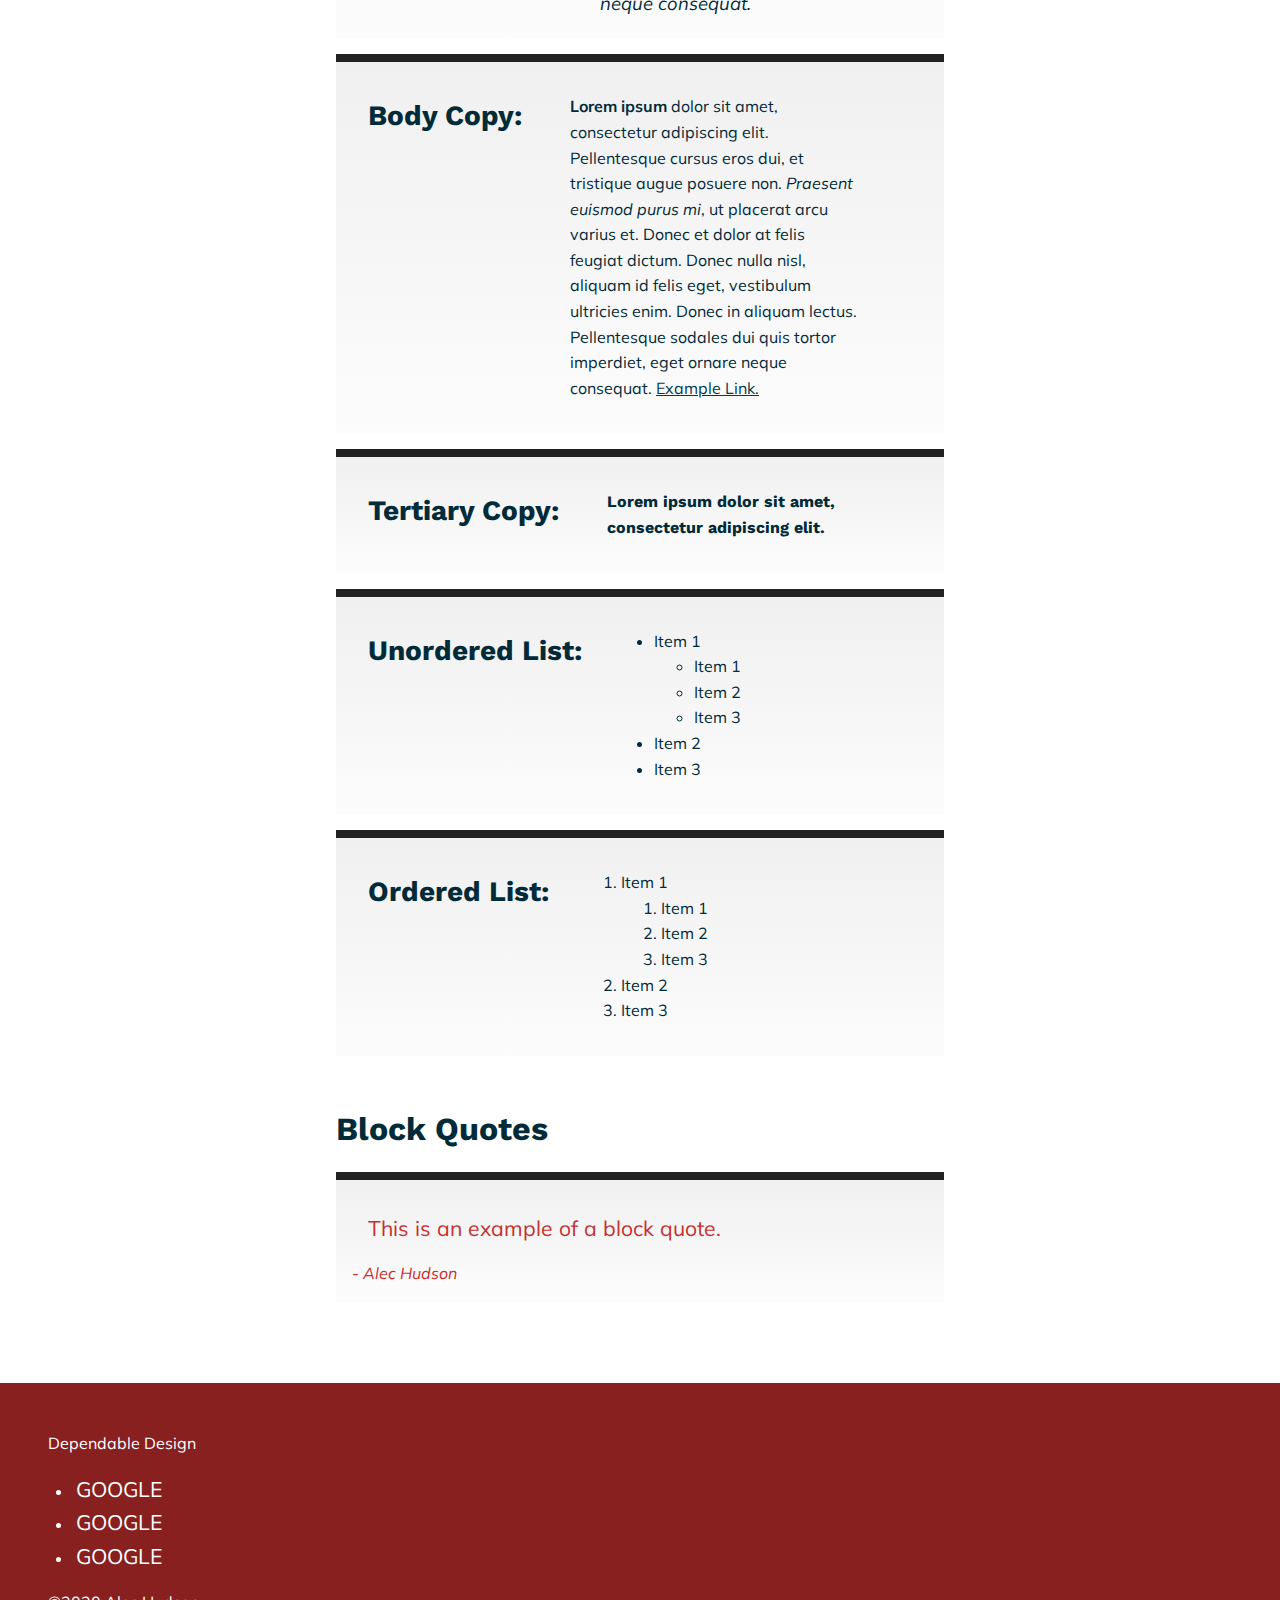
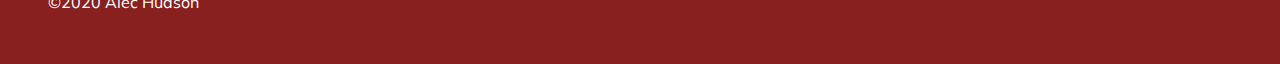
<file: style.html>
<!DOCTYPE html>
<html lang="en">
<head>
    <meta charset="UTF-8">
    <meta name="viewport" content="width=device-width, initial-scale=1.0">
    <meta http-equiv="X-UA-Compatible" content="ie=edge">

    <link href="https://fonts.googleapis.com/css?family=Muli|Work+Sans:700&display=swap" rel="stylesheet"> 

    <link href="style.css" rel="stylesheet">

    <title>Style | Dependable Design</title>
</head>
<body>
    
    <header>
        <a href="index.html" class="logo">Dependable Design</a>
        <nav>
            <ul>
                <li><a href="index.html">Home</a></li>
                <li><a href="style.html" class="page-current">Style</a></li>
                <li><a href="components.html">Components</a></li>
                <li><a href="layouts.html">Layout</a></li>
            </ul>
        </nav>
    </header>

    <main>
        <h1>Dependable Design Style</h1>
        <section>
            <h2>Color Palette</h2>

            <div class="swatches">
                <figure>
                    <svg class="color-swatch" version="1.1" xmlns="http://www.w3.org/2000/svg"  x="0px" y="0px" viewBox="0 0 100 165" style="max-width: 10rem;">
                    <rect width="100" height="100"  fill="var(--color-primary-dark)" />
                    <text x="50" y="120" text-anchor="middle" font-weight="bold" font-size="80%">Dark Red</text>
                    <text x="50" y="140" text-anchor="middle" font-size="80%">#882020</text>
                    </svg>
                </figure>

                <figure>
                    <svg class="color-swatch" version="1.1" xmlns="http://www.w3.org/2000/svg"  x="0px" y="0px" viewBox="0 0 100 165" style="max-width: 10rem;">
                    <rect width="100" height="100"  fill="var(--color-primary)" />
                    <text x="50" y="120" text-anchor="middle" font-weight="bold" font-size="80%">Primary Red</text>
                    <text x="50" y="140" text-anchor="middle" font-size="80%">#c62f2f</text>
                    </svg>
                </figure>

                <figure>
                    <svg class="color-swatch" version="1.1" xmlns="http://www.w3.org/2000/svg"  x="0px" y="0px" viewBox="0 0 100 165" style="max-width: 10rem;">
                    <rect width="100" height="100"  fill="var(--color-primary-light)" />
                    <text x="50" y="120" text-anchor="middle" font-weight="bold" font-size="80%">Light Red</text>
                    <text x="50" y="140" text-anchor="middle" font-size="80%">#dd7171</text>
                    </svg>
                </figure>
            </div>

            <div class="swatches">
                <figure>
                    <svg class="color-swatch" version="1.1" xmlns="http://www.w3.org/2000/svg"  x="0px" y="0px" viewBox="0 0 100 165" style="max-width: 10rem;">
                    <rect width="100" height="100"  fill="var(--color-secondary-dark)" />
                    <text x="50" y="120" text-anchor="middle" font-weight="bold" font-size="80%">Dark Blue</text>
                    <text x="50" y="140" text-anchor="middle" font-size="80%">#021e28</text>
                    </svg>
                </figure>

                <figure>
                    <svg class="color-swatch" version="1.1" xmlns="http://www.w3.org/2000/svg"  x="0px" y="0px" viewBox="0 0 100 165" style="max-width: 10rem;">
                    <rect width="100" height="100"  fill="var(--color-secondary)" />
                    <text x="50" y="120" text-anchor="middle" font-weight="bold" font-size="80%">Primary Blue</text>
                    <text x="50" y="140" text-anchor="middle" font-size="80%">#022b3a</text>
                    </svg>
                </figure>

                <figure>
                    <svg class="color-swatch" version="1.1" xmlns="http://www.w3.org/2000/svg"  x="0px" y="0px" viewBox="0 0 100 165" style="max-width: 10rem;">
                    <rect width="100" height="100"  fill="var(--color-secondary-light)" />
                    <text x="50" y="120" text-anchor="middle" font-weight="bold" font-size="80%">Light Blue</text>
                    <text x="50" y="140" text-anchor="middle" font-size="80%">#203a50</text>
                    </svg>
                </figure>
            </div>

            <div class="swatches">
                <figure>
                    <svg class="color-swatch" version="1.1" xmlns="http://www.w3.org/2000/svg"  x="0px" y="0px" viewBox="0 0 100 165" style="max-width: 10rem;">
                    <rect width="100" height="100"  fill="var(--color-tertiary-dark)" />
                    <text x="50" y="120" text-anchor="middle" font-weight="bold" font-size="80%">Dark Green</text>
                    <text x="50" y="140" text-anchor="middle" font-size="80%">#4b735e</text>
                    </svg>
                </figure>

                <figure>
                    <svg class="color-swatch" version="1.1" xmlns="http://www.w3.org/2000/svg"  x="0px" y="0px" viewBox="0 0 100 165" style="max-width: 10rem;">
                    <rect width="100" height="100"  fill="var(--color-tertiary)" />
                    <text x="50" y="120" text-anchor="middle" font-weight="bold" font-size="80%">Primary Green</text>
                    <text x="50" y="140" text-anchor="middle" font-size="80%">#70a288</text>
                    </svg>
                </figure>

                <figure>
                    <svg class="color-swatch" version="1.1" xmlns="http://www.w3.org/2000/svg"  x="0px" y="0px" viewBox="0 0 100 165" style="max-width: 10rem;">
                    <rect width="100" height="100"  fill="var(--color-tertiary-light)" />
                    <text x="50" y="120" text-anchor="middle" font-weight="bold" font-size="80%">Light Green</text>
                    <text x="50" y="140" text-anchor="middle" font-size="80%">#adc9ba</text>
                    </svg>
                </figure>
            </div>

        </section>

        <section>
            <h2>Typography</h2>
            <figure class="typography">
                <h3>Primary Font Example:</h3>
                <div class="typography-example">
                    <p>Muli</p>
                    <p>Lorem ipsum dolor sit amet, consectetur adipiscing elit. Phasellus vel purus eu sapien placerat vehicula non non diam. Fusce nec mi id est convallis mollis eu vitae libero. Praesent eu orci ut enim sollicitudin pharetra. Fusce aliquam tellus eu blandit finibus.</p>
                </div>
            </figure>

            <figure class="typography">
                <h3>Secondary Font Example:</h3>
                <div class="typography-example">
                    <h4>Work Sans</h4>
                    <h4>Lorem ipsum dolor sit amet, consectetur adipiscing elit.</h4>
                </div>
            </figure>
        </section>

        <section>
            <h2>Headings</h2>
            <figure >
                <h1>Heading One</h1>
                <h2>Heading Two</h2>
                <h3>Heading Three</h3>
                <h4>Heading Four</h4>
                <h5>Heading Five</h5>
                <h6>Heading Six</h6>
            </figure>

            <h2>Body Text</h2>
            <figure class="typography">
                <h3>Featured Text:</h3>
                <div class="typography-example">
                    <p class="featured-text">Lorem ipsum dolor sit amet, consectetur adipiscing elit. Pellentesque cursus eros dui, et tristique augue posuere non. Praesent euismod purus mi, ut placerat arcu varius et. Donec et dolor at felis feugiat dictum. Donec nulla nisl, aliquam id felis eget, vestibulum ultricies enim. Donec in aliquam lectus. Pellentesque sodales dui quis tortor imperdiet, eget ornare neque consequat.</p>
                </div>
            </figure>

            <figure class="typography">
                <h3>Body Copy:</h3>
                <div class="typography-example">
                    <p><strong>Lorem ipsum</strong> dolor sit amet, consectetur adipiscing elit. Pellentesque cursus eros dui, et tristique augue posuere non. <em>Praesent euismod purus mi</em>, ut placerat arcu varius et. Donec et dolor at felis feugiat dictum. Donec nulla nisl, aliquam id felis eget, vestibulum ultricies enim. Donec in aliquam lectus. Pellentesque sodales dui quis tortor imperdiet, eget ornare neque consequat. <a href="">Example Link.</a> </p>
                </div>
            </figure>

            <figure class="typography">
                <h3>Tertiary Copy:</h3>
                <div class="typography-example">
                    <p class="tertiary-copy">Lorem ipsum dolor sit amet, consectetur adipiscing elit.</p>
                </div>
            </figure>

            <figure class="typography">
                <h3>Unordered List:</h3>
                <div class="typography-example">
                    <ul>
                        <li>Item 1
                            <ul>
                                <li>Item 1</li>
                                <li>Item 2</li>
                                <li>Item 3</li>
                            </ul>
                        </li>
                        <li>Item 2</li>
                        <li>Item 3</li>
                    </ul>
                </div>
            </figure>

            <figure class="typography">
                <h3>Ordered List:</h3>
                <div class="typography-example">
                    <ol>
                        <li>Item 1
                            <ol>
                                <li>Item 1</li>
                                <li>Item 2</li>
                                <li>Item 3</li>
                            </ol>
                        </li>
                        <li>Item 2</li>
                        <li>Item 3</li>
                    </ol>
                </div>
            </figure>

        </section>

        <section>
            <h2>Block Quotes</h2>
            <figure>
                <blockquote>This is an example of a block quote.</blockquote>
                <cite>- Alec Hudson</cite>
            </figure>
        </section>

    </main>

    <footer>
        <p>Dependable Design</p>
        <nav>
            <ul>
                <li><a href="https://www.google.com">Google</a></li>
                <li><a href="https://www.google.com">Google</a></li>
                <li><a href="https://www.google.com">Google</a></li>
            </ul>
        </nav>
        <p>©2020 Alec Hudson</p>
    </footer>

</body>
</html>
</file>
<file: style.css>
/*================================
Master
================================*/
body {
    margin: auto;
}

main {
    margin: auto;
    max-width: 40rem;
}

img {
    max-width: 100%;
}
/*================================
Typography
================================*/
html {
    --font-primary: 'Muli', sans-serif;
    --font-secondary: 'Work Sans', sans-serif;
    color: var(--color-secondary);

    --ratio: 1.1;
    --size-one: calc(1rem * var(--ratio));
    --size-two: calc(var(--size-one) * var(--ratio));
    --size-three: calc(var(--size-two) * var(--ratio));
    --size-four: calc(var(--size-three) * var(--ratio));
    --size-five: calc(var(--size-four) * var(--ratio));
    --size-six: calc(var(--size-five) * var(--ratio));
    --size-one-smaller: calc(1rem / var(--ratio));
    --size-two-smaller: calc(var(--size-one) / var(--ratio));

    line-height: 1.5;
}

main {
    font-family: var(--font-primary);
}

a {
    color: var(--color-secondary-light);
 }

a:visited {
    text-decoration: none;
}

a:hover {
text-decoration: underline;
}

a:focus{
    text-decoration: underline;
    
}

a:active{
    text-decoration: underline;
}

.logo {
    border: .25rem solid #fff;
    color: #fff;
    font-family: var(--font-secondary);
    font-size: 1.5rem;
    font-weight: 700;
    text-decoration: none;
    padding: .5rem;
    white-space: nowrap;
}

p{
    font-family: var(--font-primary);
    margin: 1rem;
}

h1, h2, h3, h4, h5, h6 {
    font-family: var(--font-secondary);
    margin: 1.5em 0 0 1rem;
} 

.header-link {
    color: var(--color-secondary-light);
    text-decoration: underline;
}

h1 {
    font-size: var(--size-six);
}

h2 {
    font-size: var(--size-five);
}

h3 {
    font-size: var(--size-four);
    margin-top: 1rem;
    margin-bottom: .5em;
}

h4 {
    font-size: var(--size-three);
}

h5 {
    font-size: var(--size-two);
}

h6 {
    font-size: var(--size-one);
}

.featured-text {
    font-style: italic;
    font-size: var(--size-one);
    margin: .25rem;
}

.tertiary-copy {
    font-family: var(--font-secondary);
    font-weight: 700;
}


blockquote {
    color: var(--color-primary);
    font-size: var(--size-two);
    margin: 1rem;
}

cite {
    color: var(--color-primary);
}

@media ( min-width: 450px ) {

    html {
        --ratio: 1.15;
        --size-one: calc(1rem * var(--ratio));
        --size-two: calc(var(--size-one) * var(--ratio));
        --size-three: calc(var(--size-two) * var(--ratio));
        --size-four: calc(var(--size-three) * var(--ratio));
        --size-five: calc(var(--size-four) * var(--ratio));
        --size-six: calc(var(--size-five) * var(--ratio));
        --size-one-smaller: calc(1rem / var(--ratio));
        --size-two-smaller: calc(var(--size-one-smaller) / var(--ratio));
    
        line-height: 1.6;
    }

    .logo {
        font-size: 2rem;
    }
}

/*================================
Header Component
================================*/
header {
    background-color: var(--color-primary);
    padding: 2rem;
}


/*================================
Nav Component
================================*/

nav a {
    color: white;
    font-family: var(--font-primary);
    font-size: var(--size-two);
    padding: .25rem;
    text-decoration: none;
    text-transform: uppercase;
}

header nav ul li a:hover {
    color: var(--color-secondary);
    text-decoration: none;
    transition: .25s ease-out;
}

header nav ul li {
    list-style-type: none;
    margin: .25rem 0;
}

header nav ul {
 
    margin: 2rem 0 0 ;
    padding: 0;
}

.page-current {
    color: var(--color-secondary);
}

@media ( min-width: 470px ) {

    header nav ul {
        display: flex;
        flex-direction: row;
    }

    header nav ul li {
        margin: 0 .5rem;
    }

}

/*================================
Footer Component
================================*/
footer {
    background-color: var(--color-primary-dark);
    color: #fff;
    margin-top: 5rem;
    padding: 2rem;
}

/*================================
Colors
================================*/
html {
    --color-secondary: #022b3a;
    --color-secondary-light: #023A50;
    --color-secondary-dark: #021E28;
    --color-primary: #c62f2f;
    --color-primary-light: #DD7171;
    --color-primary-dark: #882020;
    --color-tertiary: #70a288;
    --color-tertiary-light: #ADC9BA;
    --color-tertiary-dark: #4B735E;
    --color-fourth: #F46036;
    --color-fourth-light: #FAB39E;
    --color-fourth-dark: #C3330B;
}

/*================================
Examples
================================*/

figure {
    background-image:linear-gradient(#f0f0f0, #fcfcfc);
    border-top: .5rem solid #222;
    margin: 1rem; 
    padding: 1rem;
}

.swatches {
    display: grid;
    grid-template-columns: 1fr 1fr 1fr;
}

.typography {
    display: flex;
}

.typography-example {
    max-width: 20rem;
    padding-left: 2rem;
}

/*================================
Link-Button Component
================================*/

.link-button-normal, .link-button-hero, .link-button-tertiary, .link-button-normal-inverted, .link-button-hero-inverted, .link-button-tertiary-inverted{
    color: white;
    display: inline-block;
    margin: 1rem;
    text-decoration: none;
}

.link-button-hero, .link-button-hero:visited{
    background-color: var(--color-primary-dark);
    padding: 1rem;
}

.link-button-normal, .link-button-normal:visited{
    background-color: var(--color-primary);
    padding: .75rem;
}

.link-button-tertiary, .link-button-tertiary:visited{
    background-color: var(--color-primary-light);
    padding: .5rem;
}

.link-button-normal:hover, .link-button-hero:hover, .link-button-tertiary:hover, .link-button-normal:focus, .link-button-hero:focus, .link-button-tertiary:focus{
    background-color: var(--color-secondary);
    text-decoration: none;
    transition: .5s;
}

.link-button-normal:active, .link-button-hero:active, .link-button-tertiary:active{
    background-color: var(--color-secondary-light);
    transition: .1s;
}

.link-button-hero-inverted, .link-button-hero-inverted:visited{
    background-color: var(--color-secondary-dark);
    padding: 1rem;
}

.link-button-normal-inverted, .link-button-normal-inverted:visited{
    background-color: var(--color-secondary);
    padding: .75rem;
}

.link-button-tertiary-inverted, .link-button-tertiary-inverted:visited{
    background-color: var(--color-secondary-light);
    padding: .5rem;
}

.link-button-normal-inverted:hover, .link-button-hero-inverted:hover, .link-button-tertiary-inverted:hover, .link-button-normal-inverted:focus, .link-button-hero-inverted:focus, .link-button-tertiary-inverted:focus{
    background-color: var(--color-primary);
    text-decoration: none;
    transition: .5s;
}

.link-button-normal-inverted:active, .link-button-hero-inverted:active, .link-button-tertiary-inverted:active{
    background-color: var(--color-primary-light);
    transition: .1s;
}

/*================================
Accordion Component
================================*/

details {
    margin-bottom: 1rem;
}

details div {
    border-left: .25rem solid var(--color-primary-light);
    margin-left: 2rem;
}

details div p {
    padding-left: 1rem;
}

summary {
    background-color: var(--color-secondary-light);
    color: white;
    padding: .75rem;
}

/*================================
Form Component


For some reason I can't figure out how to get these to center in the figure.
================================*/
form label {
    display: block;
    margin-left: 1rem;
    font-weight: bold;
}

input, textarea, select, submit {
    padding: .25rem;
    text-align: center;
    margin: 1rem;
    min-width: 15rem;
}

form figure div {
    display: block;
    margin: auto;
    text-align: center;
}

form figure input:focus {
    outline: solid var(--color-primary-light);
}

.input-error {
    border-bottom: solid .5rem var(--color-primary-dark);
}

.button-submit {
    border: solid .25rem var(--color-tertiary);
    background-color: white;
    color: var(--color-secondary-dark);
    font-size: 1rem;
}

.button-submit:hover, .button-submit:focus {
    border: solid .25rem var(--color-secondary);
}


/*================================
Secondary Navigation
================================*/
.nav-secondary {
    background-color: var(--color-secondary);
    border-left: .25rem solid var(--color-primary-light);
    display: flex;
    margin: auto;
    max-width: 15rem;
}

.nav-secondary ul { 
    list-style-type: none;
    margin: 0;
    padding: 0;
}

.nav-secondary ul li {
    padding: .5rem .75rem;
}

.page-current-secondary {
    color: var(--color-primary-light);
    
}

.page-secondary a:hover {
    color: wheat;
}

/*================================
Modal Component
================================*/

dialog {
    border: .25rem solid;
    border-color: var(--color-primary);
    box-shadow: 5px 5px;
    color: var(--color-secondary);
    padding: 1rem;
    text-align: center;
}

dialog h3 {
    margin-top: 1rem;
}

button {
    display: block;
    margin: auto;
}

dialog[open] {
    animation-name: slide-right-left;
    animation-duration: 2s;
    animation-timing-function: ease;
}

dialog::backdrop {
    animation: fade-in-bg 1.5s ease;
    background-image: url(images/toolshed.jpg);
    background-size: cover;
    opacity: .25;
}

/*================================
Notifications
================================*/

.error h4, .warning h4, .neutral h4, .success h4 {
    margin: 1rem;
}

.error img, .warning img, .neutral img, .success img {
    margin: 1rem;
}

.error {
    background-color: var(--color-primary);
}

.warning {
    background-color: var(--color-fourth);
}

.neutral {
    background-color: var(--color-secondary-light);
}

.success {
    background-color: var(--color-tertiary-dark);
}

.error, .warning, .neutral, .success {
    align-items: center;
    border: .25rem solid var(--color-secondary);
    color: white;
    display: flex;
    justify-content: space-evenly;
    max-width: 25rem;
    margin: 1rem auto;
}

/*================================
Animations
================================*/
.hero-block {
    align-items: center;
    background-image: url(images/hero.jpg);
    background-size: cover;
    background-position: center;
    background-repeat: no-repeat;
    color: white;
    display: flex;
    flex-direction: column;
    min-height: 85vh;
    justify-content: space-evenly;
}

.hero-block-info {
    align-items: center;
    background-color: rgba(20, 20, 20, .50);
    border: .25rem solid var(--color-primary);
    display: flex;
    flex-direction: column;
    margin: 1rem, 2rem;
    max-width: 30rem;
}

.hero-block-info a {
    color: white;
}

.hero-block-info p {
    font-size: .95rem;
}

.hero-block h1 {
    text-align: center;
    font-size: 2rem;
    margin: 1rem 2rem;
}

.hero-block div {
    margin: 1rem;
}

@media ( min-width: 850px ) {

    .hero-block h1 {
        font-size: 3.5rem;
    }
    
    .hero-block {
        flex-direction: row;
        height: 75vh;
    }

    .hero-block-info p {
        font-size: 1rem;
    }

}

/*================================
Information Cards
================================*/

.info-card-article {
    border: .25rem solid;
    color: var(--color-secondary-light);
    margin: auto;
    max-width: 20rem;
}

.info-card-article a, .info-card-profile a, .info-card-action a {
    text-decoration: none;
}

.info-card-article:hover {
    animation: float 1s ease;
}

.info-card-profile {
    border: .25rem solid;
    display: block;
    margin: auto;
    max-width: 15rem;
}

.info-card-profile a, .info-card-profile img {
    align-items: center;
    display: flex;
}

.info-card-profile img {
    visibility: hidden;
}

.info-card-action {
    background-image: url(images/register.jpg);
    background-repeat: no-repeat;
    background-position: center;
    background-size: cover;
    margin: auto;
    max-width: 25rem;
    padding: .75rem;
    text-align: center;
}

.info-card-action h4, .info-card-action p {
    color: white;
    margin: 1rem;
    text-shadow: .5px .5px 4px var(--color-secondary);
}

.contact-info {
    max-width: .25fr;
    position: absolute;
}

.publish-date {
    text-align: center;
}

@media ( min-width: 430px ) {
    .info-card-profile img {
        visibility: visible;
    }

    .info-card-profile {
        max-width: 30rem;
    }

    .contact-info {
        position: static;
    }
}

@media ( min-width: 875px ) {
    .info-card-action, .info-card-article {
        font-size: var(--size-one-smaller);
        padding: 0;
    }

    .info-card-article h4 {
        margin: 0 1rem;
    }
}
/*================================
Card Grid
================================*/

.card-grid-demo {
    display: grid;
    grid-gap: 1rem 0;
    grid-template-columns: 1fr;
    margin: 1rem;
}

@media ( min-width: 875px ) {
    .card-grid-demo {
        grid-template-columns: 1fr 1fr;
        grid-template-rows: repeat(6, 23rem);
    }
}

@media ( min-width: 1280px ) {
    .card-grid-demo {
        grid-template-columns: .75fr 1.25fr 1fr;
        grid-gap: 1rem;
        grid-template-rows: repeat(6, 28rem);
        max-width: 70rem;
        margin: auto;
    }
}

/*================================
Callouts
================================*/

.callouts {
    display: grid;
    grid-gap: 1rem;
    margin: 1rem;
}

@media ( min-width: 875px ) {
    .callouts {
        grid-template-columns: repeat(2, 1fr);
        margin: auto;
        margin-top: 1rem;
        max-width: 60rem;
    }
}

@media ( min-width: 1280px ) {
    .callouts {
        grid-template-columns: repeat(3, 1fr);
    }

}
/*================================
Animations
================================*/

@keyframes fade-in-bg {
	
	0% {
		opacity: 0;
	} 
	
	100% {
		opacity: .25;
	}
	
}

@keyframes slide-right-left {
	
	0% {
		opacity: 0;
		transform: translatex(100rem);
    }
    
    20% {
        transform: rotate(20deg);
        transform-origin: 50% 50%;
    }

	50% {
		transform: translatex(-2rem);
    }
    
    70% {
        transform: rotate(360deg);
        transform-origin: 50% 50%;
    }

	80% {

        transform: rotate(0deg);
        transform-origin: 50% 50%;
    }

	100% {
		opacity: 1;
        transform: translatex(0);
        transform: rotate(0deg);
        transform-origin: 50% 50%;
    }
    
}

@keyframes float {

	0% {
        transform: scale(1)
	}
    
    15% {
        transform: scale(1.01)
    }
    
    100% {
        transform: scale(1)
	}

}
</file>
